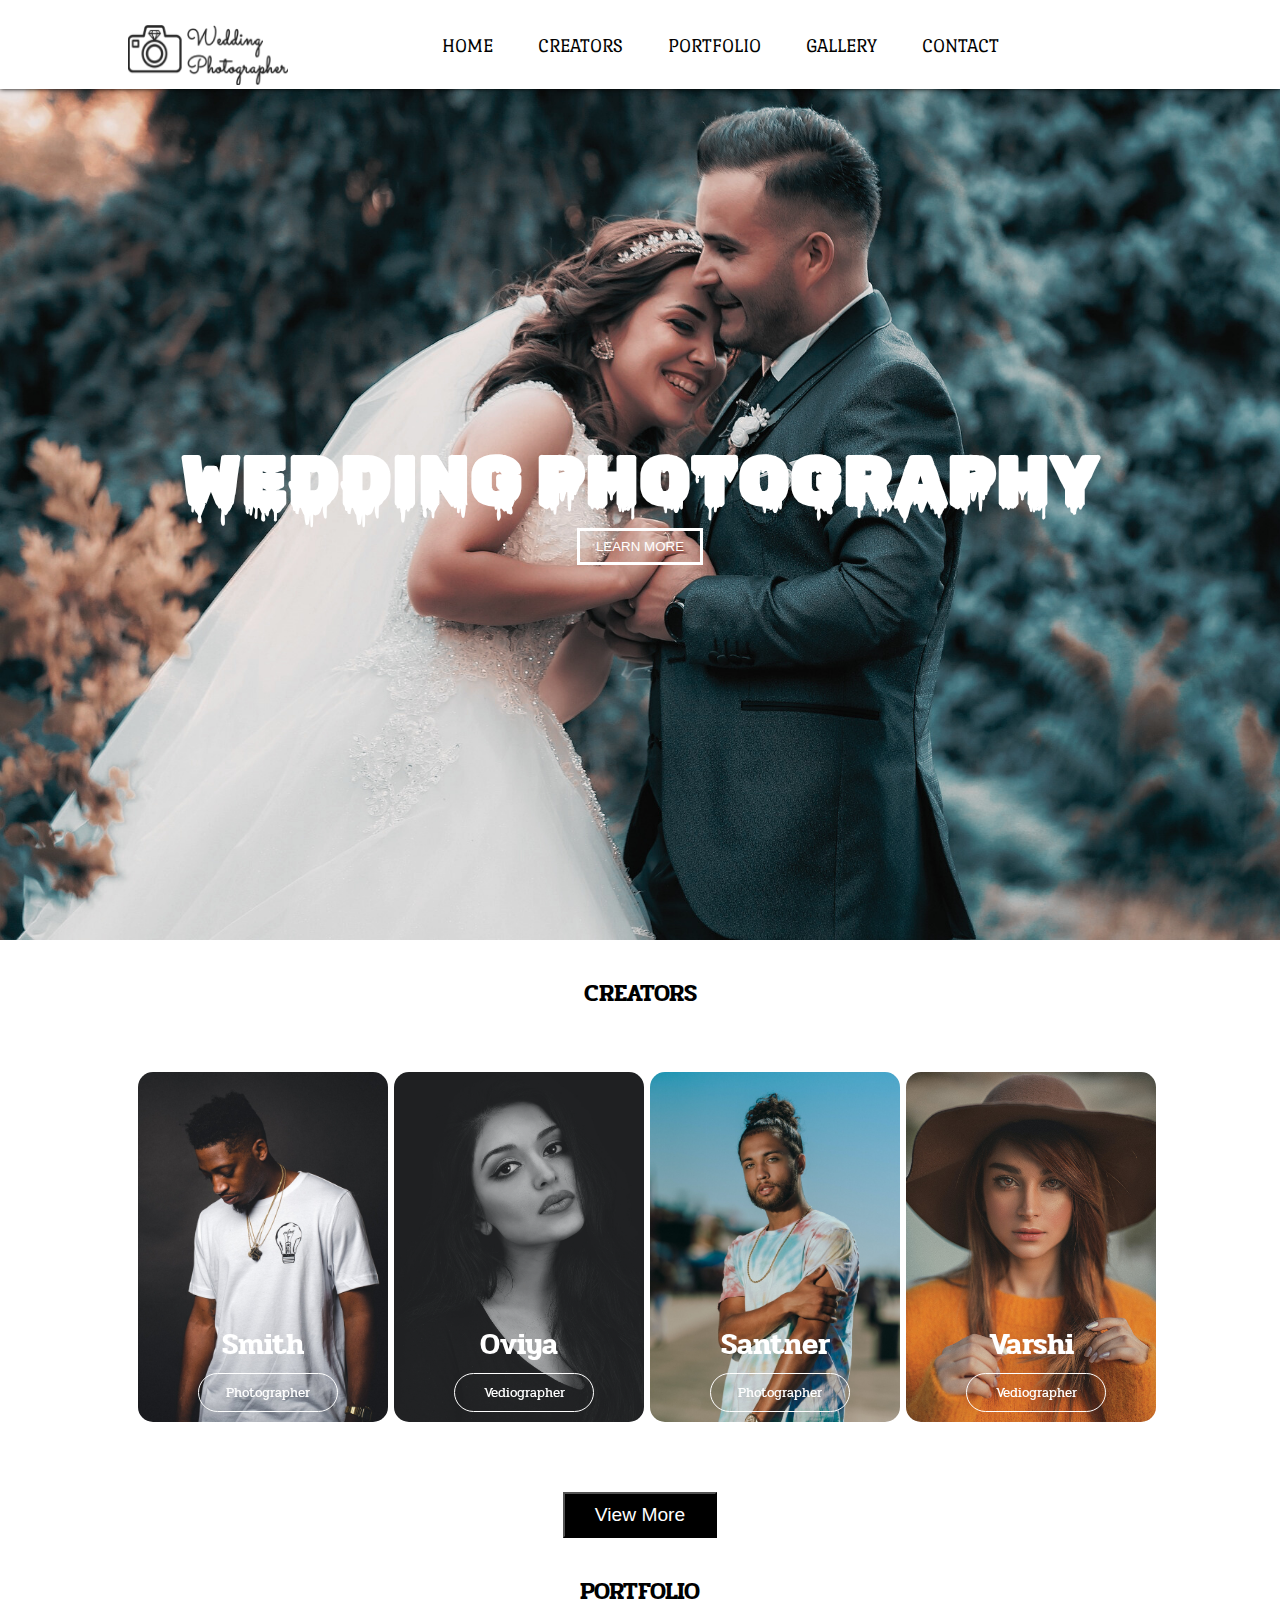
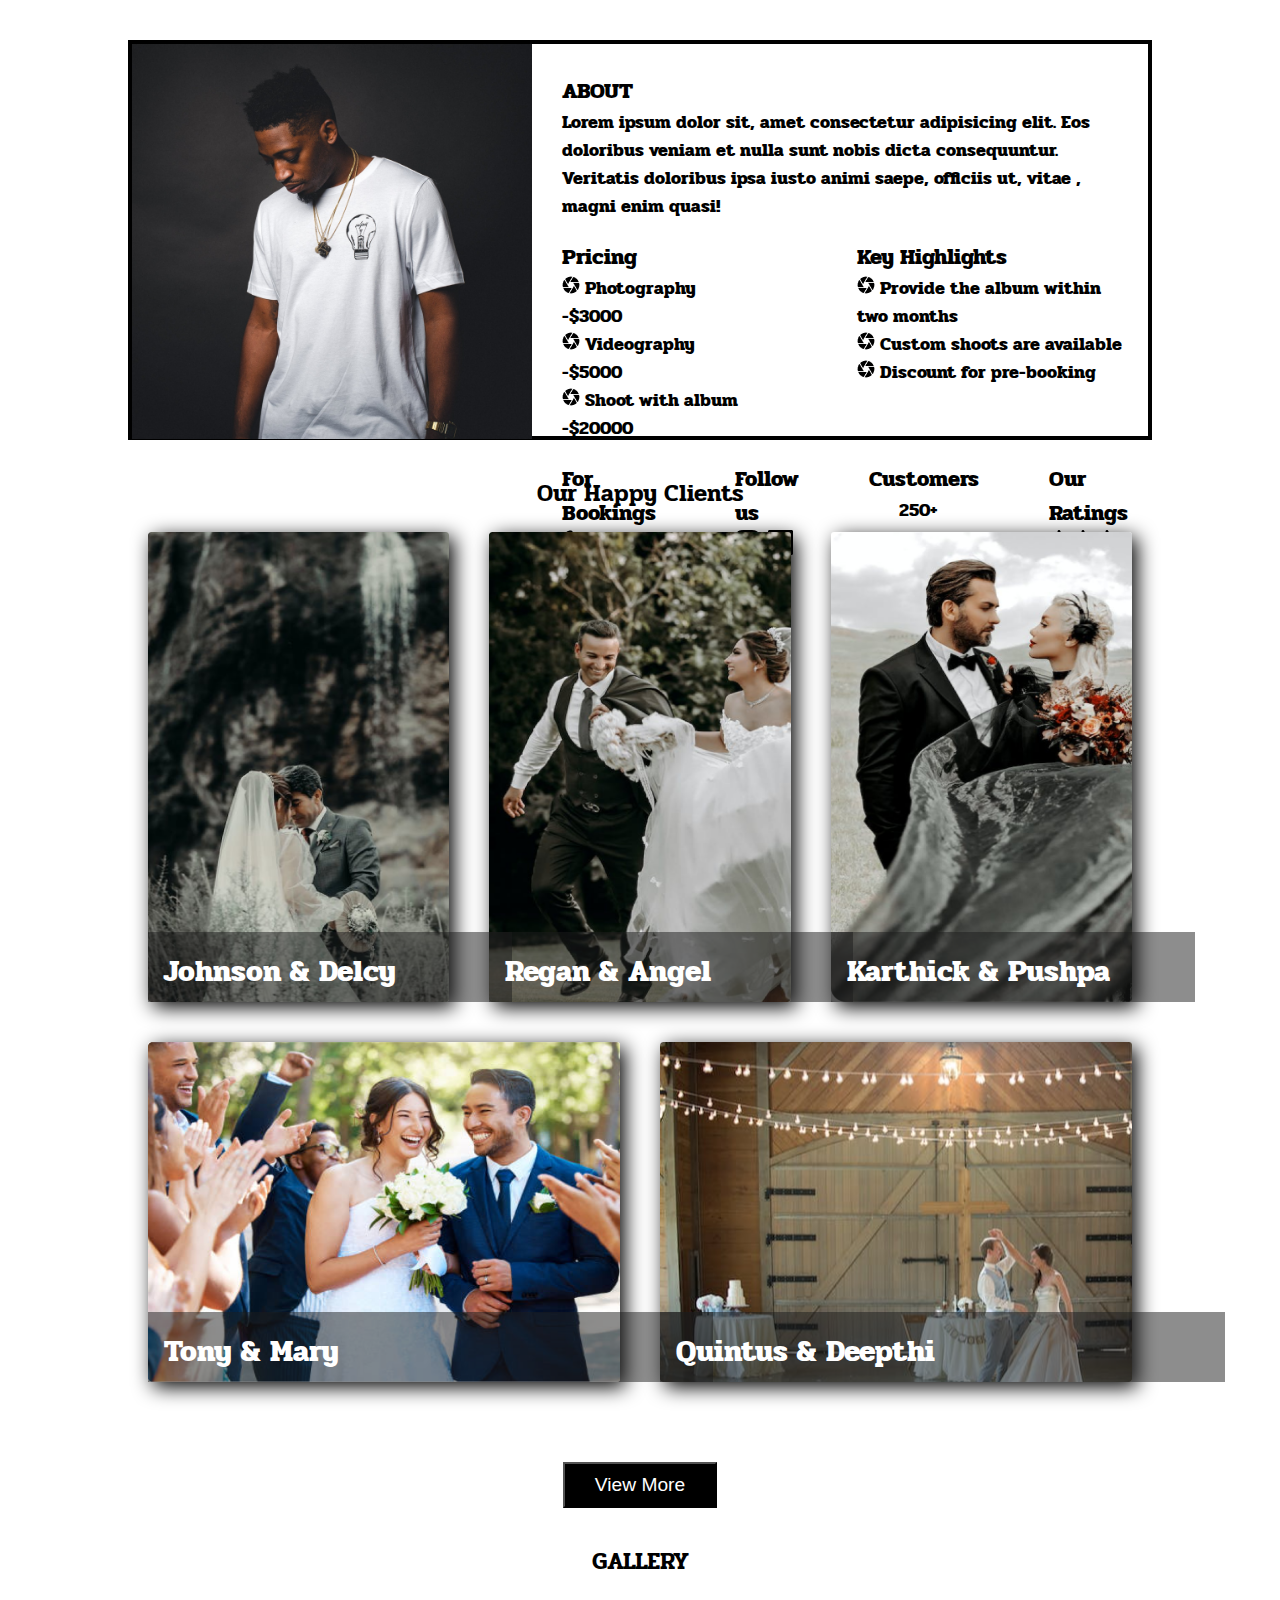
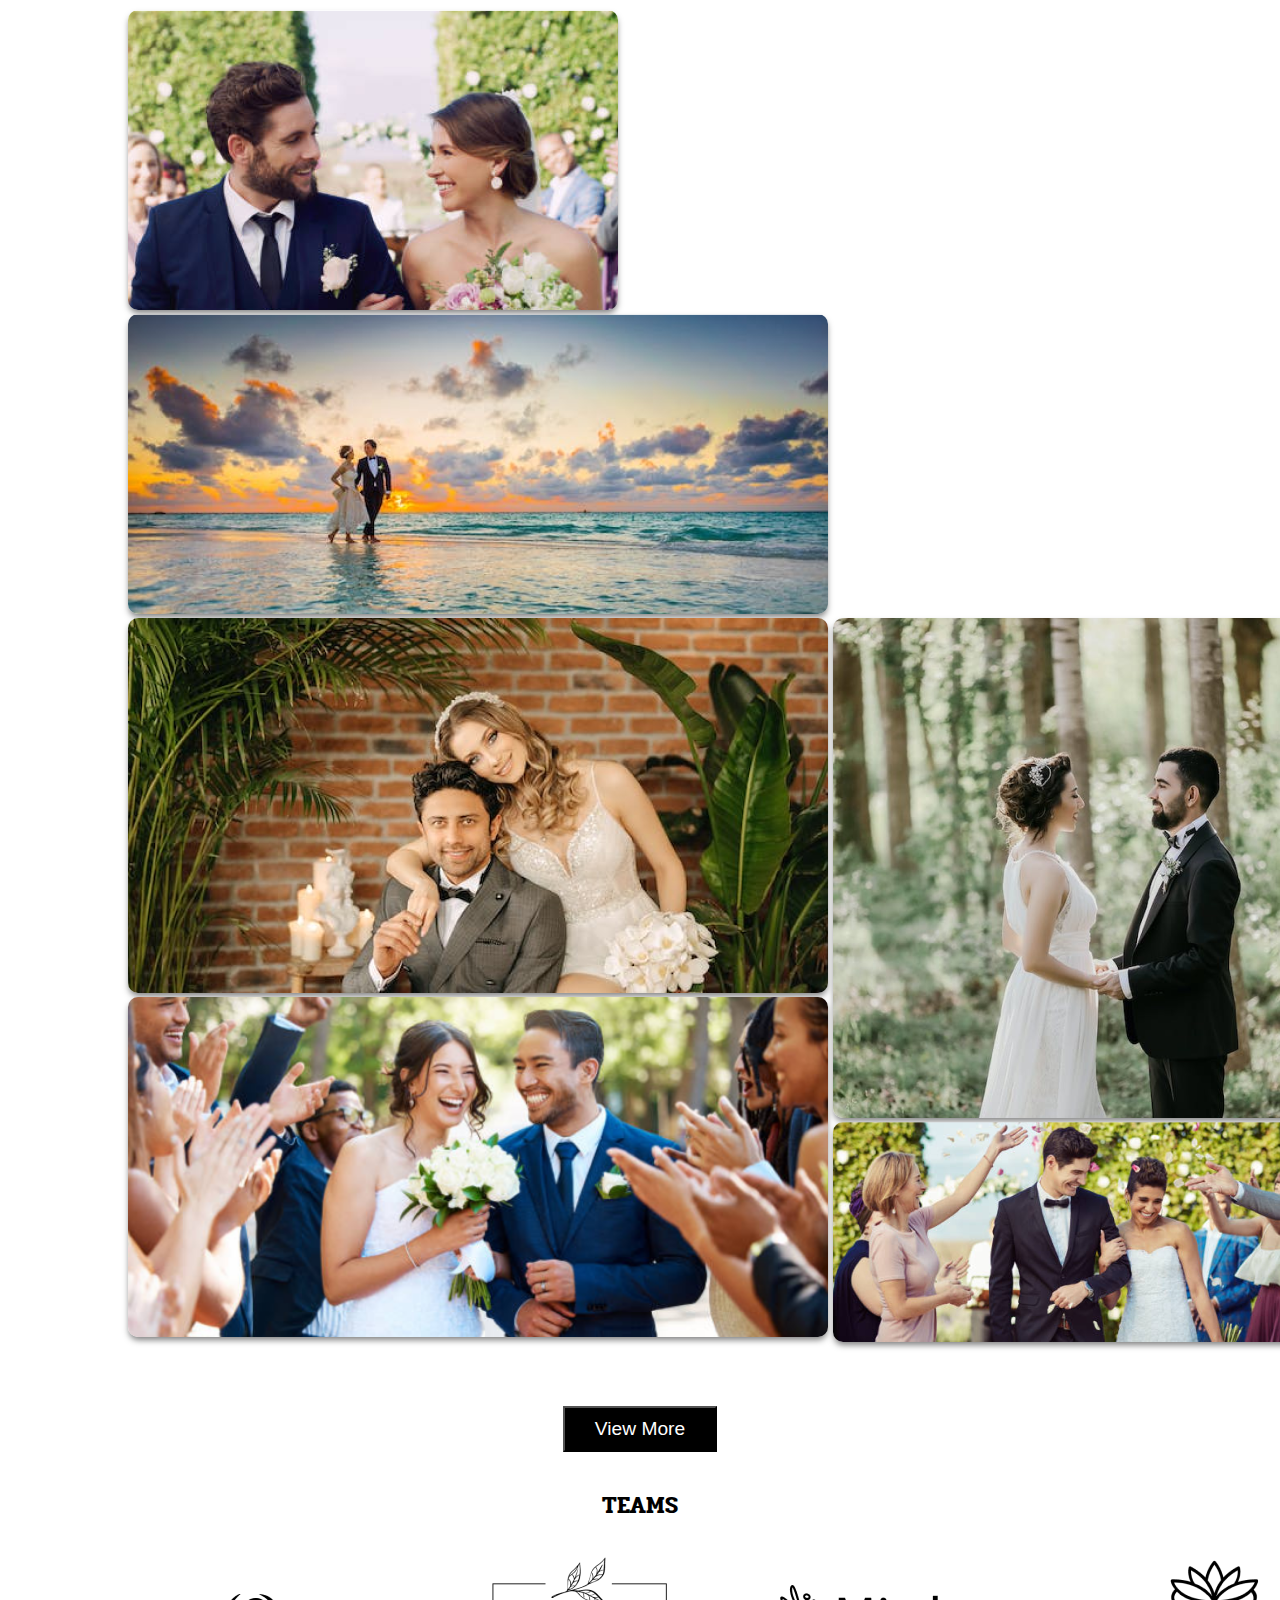
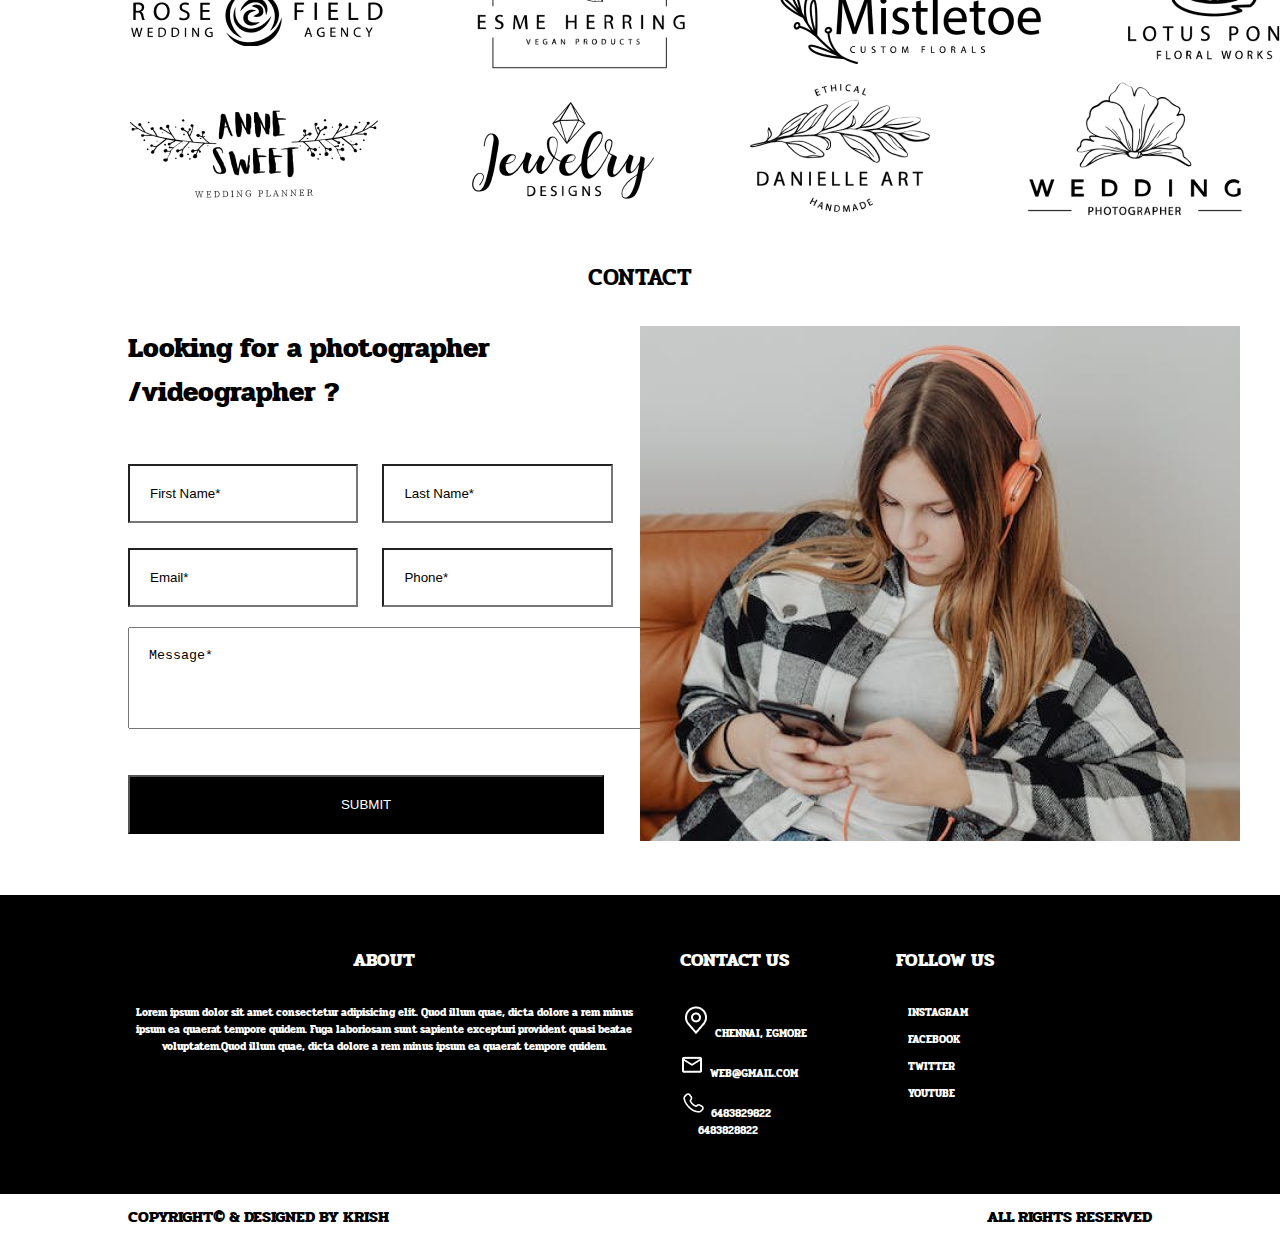
<file: index.html>
<!doctype html>
<html lang="en">
  
<head>
    <meta charset="utf-8">
    <meta name="viewport" content="width=device-width, initial-scale=1">
    <title>Wedding Photography</title>
    <meta name="description" content="we are Wedding Photographers ,we will help you to find out best Photographers for your Wedding">
    <link rel="icon" href="assets/logoIcon.png">
    <link href="https://cdn.jsdelivr.net/npm/bootstrap@5.3.2/dist/css/bootstrap.min.css" rel="stylesheet" integrity="sha384-T3c6CoIi6uLrA9TneNEoa7RxnatzjcDSCmG1MXxSR1GAsXEV/Dwwykc2MPK8M2HN" crossorigin="anonymous">
    <link rel="stylesheet" href="style.css">
</head>

<body>
    <script src="https://cdn.jsdelivr.net/npm/bootstrap@5.3.2/dist/js/bootstrap.bundle.min.js" integrity="sha384-C6RzsynM9kWDrMNeT87bh95OGNyZPhcTNXj1NW7RuBCsyN/o0jlpcV8Qyq46cDfL" crossorigin="anonymous"></script>

 <!--Herosection -->

  
<header>
  <div class="containerContent">            
         <div class="gridLayout">
          <div class="container">
            <div class="logo">
                     <img src="assets/logo2.png" alt="" width="160px" height="60px">
            </div>
            <div class="headerContent">
              <ul class="contentul">
                  <li><a href="#HOME">HOME</a></li>
                 <li><a href="#CREATORS">CREATORS</a></li>
                 <li><a href="#PORTFOLIO">PORTFOLIO</a></li>
                 <li><a href="#GALLERY">GALLERY</a></li>
                 <li><a href="#CONTACT">CONTACT</a></li>
              </ul>
            </div>
            <div>
            <img src="assets/hamburger.png" alt="" class="hamburger">
            <img src="assets/mdi_hamburger-open.png" alt="" class="hamburgerOpen">
            </div>
          </div>
          </div>
          </div>
      </header>  
      <section id="HOME">
          <div class="bg-image">

              <div class="gridLayout">
          <div class="projectContent">
          <div class="projectName" >
              <h1 > WEDDING PHOTOGRAPHY</h1>
              
          </div>
          <div class="landingPageButton">
              <a href="#CREATORS"><button value="submit" class="buttonOne">LEARN MORE</button></a>
          </div>
          </div>
         </div>
  </div>
</section>
        
<main>

<!--creators-->

     <section id="CREATORS">
               <h2>CREATORS</h2>
               <div class="gridLayout">
                  
                 <!--flip card-->        
        <div class="fourArchitectures">
           
            <div class="containerOne">
              <div class="cardOne">
                <div class="card-inner">
                <div class="frontOne">
                  <h4>Smith</h4>
                   <!-- <h5>ARCHITECTURE</h5>-->
                  <button>Photographer</button>
                </div>
                <div class="backOne">
                  <h5>Lorem ipsum dolor siter ametith consectetur elit adipisicing. Omnis, nam reprehenderit, eius solut maiores nobis   enumer repellendus delenitiwer </h5>
                  <div class="icons">
                    <a href=""><img src="assets/facebook.png" alt=""></a>
                  <a href=""><img src="assets/instagram.png" alt=""></a>
                  <a href=""><img src="assets/twitter.png" alt=""></a>
                </div>
                </div>
              </div>
              </div>
            </div>
    
    <!--card2-->
    
            <div class="containerTwo">
      <div class="cardTwo">
        <div class="card-inner">
        <div class="frontTwo">
          <h4>Oviya</h4>
          <!--<h5>ARCHITECTURE</h5> -->
          <button>Vediographer</button>
        </div>
        <div class="backTwo">
          <h5>Lorem ipsum dolor siter ametith consectetur elit adipisicing. Omnis, nam reprehenderit, eius solut maiores nobis   enumer repellendus delenitiwer </h5>
          <div class="icons">
             <a href=""><img src="assets/facebook.png" alt=""></a>
             <a href=""><img src="assets/instagram.png" alt=""></a>
             <a href=""><img src="assets/twitter.png" alt=""></a>
        </div>
        </div>
      </div>
      </div>
    </div>
    
    <!--card3-->
    
    <div class="containerThree">
      <div class="cardThree">
        <div class="card-inner">
        <div class="frontThree">
          <h4>Santner</h4>
          <!--<h5>ARCHITECTURE</h5>-->
          <button>Photographer</button>
        </div>
        <div class="backThree">
          <h5>Lorem ipsum dolor siter ametith consectetur elit adipisicing. Omnis, nam reprehenderit, eius solut maiores nobis   enumer repellendus delenitiwer </h5>
          <div class="icons">
          <a href=""><img src="assets/facebook.png" alt=""></a>
          <a href=""><img src="assets/instagram.png" alt=""></a>
          <a href=""><img src="assets/twitter.png" alt=""></a>
        </div>
        </div>
      </div>
      </div>
    </div>
    
    <!--card4-->
    
    <div class="containerFour">
      <div class="cardFour">
        <div class="card-inner">
        <div class="frontFour">
          <h4>Varshi</h4>
        <!--  <h5>ARCHITECTURE</h5>-->
          <button>Vediographer</button>
        </div>
        <div class="backFour">
          <h5>Lorem ipsum dolor siter ametith consectetur elit adipisicing. Omnis, nam reprehenderit, eius solut maiores nobis   enumer repellendus delenitiwer </h5>
          <div class="icons">
         <a href=""><img src="assets/facebook.png" alt=""></a>
         <a href=""><img src="assets/instagram.png" alt=""></a>
         <a href=""><img src="assets/twitter.png" alt=""></a>
        </div>
        </div>
      </div>
      </div>
    </div>
    </div>


          </div>
        </div>
         <a href="creators.html"><button class="learnMoreTwo" value="submit">View More</button></a> 
     </section>

<!--Portfolio--> 

<section id="PORTFOLIO">
  
  <h2 class="portfolio">PORTFOLIO</h2>
      <div class="gridLayout">
           <div class="portfolioOne">
                <div class="portfolioOneImage">
                   <img src="assets/smith.png" alt="smith" height="395px" width="400px">
                  
                </div>
                <div class="portfolioOneContent">
          
                    <h3>ABOUT</h3>
                    <h4>Lorem ipsum dolor sit, amet consectetur adipisicing elit. Eos doloribus veniam et nulla sunt nobis dicta consequuntur. Veritatis doloribus ipsa iusto animi saepe, officiis ut, vitae , magni enim quasi!</h4>
                    
                    <div class="pricing">
                    <div class="pricingInside">
                    <h3>Pricing</h3>

                    <h4><img src="assets/camera.png" alt="">&nbsp;Photography -$3000</h4>
                    <h4><img src="assets/camera.png" alt="">&nbsp;Videography -$5000  
                    </h4>
                    <h4><img src="assets/camera.png" alt="">&nbsp;Shoot with album -$20000</h4>
                  </div>

                  <div class="highlights">
                    <h3>Key Highlights</h3>

                    <h4><img src="assets/camera.png" alt="">&nbsp;Provide the album within two months</h4>
                    <h4><img src="assets/camera.png" alt="">&nbsp;Custom shoots are available</h4>
                    <h4><img src="assets/camera.png" alt="">&nbsp;Discount for pre-booking</h4>
                  </div>
                    </div>

                    <div class="bookings">
                     <div class="booking1">
                    <h3>For Bookings</h3>
                    <h4><img src="assets/phone.png" alt="">9865685327</h4>
                  </div>
                  <div class="follow">
                    <h3>Follow us</h3>
                   <a href="#"><img src="assets/ig.png" alt="">&nbsp;</a>
                   <a href=""><img src="assets/fb.png" alt="">&nbsp;</a> 
                    <a href=""><img src="assets/pf.png" alt="">&nbsp;</a>
                  </div>
                  <div class="customers">
                    <h3>Customers</h3>
                    <h4>&nbsp;&nbsp;&nbsp;&nbsp;&nbsp;&nbsp;250+ <br> Happy Clients</h4>
                  </div>
                  <div class="ratings">
                    <h3>Our Ratings</h3>
                    <img src="assets/star.png" alt="">
                    <img src="assets/star.png" alt="">
                    <img src="assets/star.png" alt="">
                    <img src="assets/star.png" alt="">
                    <img src="assets/halfStar.png" alt="">
                  </div>
                  </div>

                  </div>
                </div>
<!--clients one-->                 
                 <h2>Our Happy Clients</h2>

            <div class="review">
              <div class="reviewCard">
                  <img src="assets/happy1.png" alt="">
                  <div class="intro">
                      <h3>Johnson & Delcy</h3>
                      <p>In <span>Johnson</span> wedding Lorem ipsum dolor sit amet consectetur, adipisicing elit. Consequatur a optio alias, rem minus expedita exercitationem perferendis pariatur cum atque doloribus odit voluptate nihil, quaerat nisi in nam architecto ex.</p>
                  </div>
              </div>

              <div class="reviewCard">
                  <img src="assets/happy2.png" alt="">
                  <div class="intro">
                      <h3>Regan & Angel</h3>
                      <p>In <span>Regan</span> wedding Lorem ipsum dolor sit amet consectetur, adipisicing elit. Consequatur a optio alias, rem minus expedita exercitationem perferendis pariatur cum atque doloribus odit voluptate nihil, quaerat nisi in nam architecto ex.</p>
                  </div>
              </div>
              <div class="reviewCard">
                  <img src="assets/happy3.png" alt="">
                  <div class="intro">
                      <h3>Karthick & Pushpa</h3>
                      <p>In <span>Karthick</span> wedding Lorem ipsum dolor sit amet consectetur, adipisicing elit. Consequatur a optio alias, rem minus expedita exercitationem perferendis pariatur cum atque doloribus odit voluptate nihil, quaerat nisi in nam architecto ex.</p>
                  </div>

               </div>
           </div>
     

      <div class="review2">
          <div class="reviewCard2">
              <img src="assets/happy4.png" alt="">
                  <div class="intro2">
                      <h3>Tony & Mary</h3>
                      <p>In <span>Tony</span> wedding Lorem ipsum dolor sit amet consectetur, adipisicing elit. Consequatur a optio alias, rem minus expedita exercitationem perferendis pariatur cum atque doloribus odit voluptate nihil, quaerat nisi in nam architecto ex.</p>
                  </div>
          </div>

          <div class="reviewCard2">
              <img src="assets/happy5.png" alt="">
                  <div class="intro2">
                      <h3>Quintus & Deepthi</h3>
                      <p>In <span>Tony</span> wedding Lorem ipsum dolor sit amet consectetur, adipisicing elit. Consequatur a optio alias, rem minus expedita exercitationem perferendis pariatur cum atque doloribus odit voluptate nihil, quaerat nisi in nam architecto ex.</p>
                  </div>
          </div>
      </div>
  </div>
          <a href="portfolio.html"><button class="learnMoreThree" value="submit">View More</button></a> 
     </section>


<!--Gallery-->

<section id="GALLERY">
<h2>GALLERY</h2>
<div class="gridLayout">
  <div class="wrapper">
  <div class="parent">

    <div class="child bg-One">

    </div>
  </div>
  <div class="parent">
    <div class="child bg-Two">

    </div>
  </div>
  <div class="mainParent">
  <div class="parentTwo">
  <div class="parent">
    <div class="child bg-Three">

    </div>
  </div>
  <div class="parent">
    <div class="child bg-Five">

    </div>
  </div>
</div>
<div class="parentThree">
  <div class="parent">
    <div class="child bg-Four">

    </div>
  </div>
 
  <div class="parent">
    <div class="child bg-Six">

    </div>
  </div>
</div>
</div>
  </div>

</div>
<a href="gallery.html"><button class="learnMoreFour" value="submit">View More</button></a> 
</section>
    
<section id="TEAMS">
     <h2>TEAMS</h2>
  <div class="gridLayout">
    <div class="ourTeamsOne">
          <div class="team1">
           <img src="assets/team1.png" alt="" >
          </div>
          <div class="team2">
           <img src="assets/team2.png" alt="" >
          </div>
          <div class="team3">
          <img src="assets/team3.png" alt="">
          </div>
          <div class="team4">
          <img src="assets/team4.png" alt="">
          </div>
        </div>
        <div class="ourTeamsTwo">
          <div class="team5">
          <img src="assets/team5.png" alt="">
          </div>
          <div class="team6">
           <img src="assets/team6.png" alt="">
          </div>
          <div class="team7">
          <img src="assets/team7.png" alt="">
          </div>
          <div class="team8">
          <img src="assets/team8.png" alt="">
          </div>
        </div>
    
  </div>
</section>

<!--Contact-->
<section id="CONTACT">
  <h2>CONTACT</h2>
  <div class="gridLayout">
    <div class="contactUs">
    <div class="contactContent">
          <h3>Looking for a photographer /videographer ?</h3>
          <div class="contactName">
             <input type="text" placeholder="First Name*" required class="contactName1">
             <input type="text" placeholder="Last Name*" required class="contactName2">
          </div>
          <div class="contactNumber">
              <input type="email" placeholder="Email*" required class="contactNumber1">
              <input type="number" placeholder="Phone*" required class="contactNumber2">
          </div>
          <div class="contactMessage">
                <textarea name="Message" class="contactMessage2" cols="70" rows="4" placeholder="Message*" required>Message*</textarea>
          </div>
          <div class="submit">
            <button class="learnMoreFive" value="submit">SUBMIT</button> 
          </div>
    </div>
    <div class="contactImage">
       <img src="assets/contact.png" alt="" >
    </div>
  </div>
  </div>
</section>

</main>
<footer>
 <div class="bg-color">
        <div class="gridLayout">
          <div class="footerSection">
          <div class="about">
                <h3>ABOUT</h3>
                <h6>Lorem ipsum dolor sit amet consectetur adipisicing elit. Quod illum quae, dicta dolore a rem minus ipsum ea quaerat tempore quidem. Fuga laboriosam sunt sapiente excepturi provident quasi beatae voluptatem.Quod illum quae, dicta dolore a rem minus ipsum ea quaerat tempore quidem.</h6>
          </div>
          <div class="contact">
                 <h3>CONTACT US</h3>
                <h6 class="contactInside"><img src="assets/location.png" alt="">&nbsp;CHENNAI, EGMORE</h6>
                 <h6><img src="assets/mail.png" alt="">&nbsp;&nbsp;WEB@GMAIL.COM</h6>
                 <h6><img src="assets/phone2.png" alt="">&nbsp;&nbsp;6483829822 <br>&nbsp;&nbsp;&nbsp;&nbsp;&nbsp;&nbsp;6483828822</h6>
          </div>
          <div class="followus">
                 <h3>FOLLOW US</h3>
                 <h6 class="followusInside">&nbsp;&nbsp;&nbsp;&nbsp;INSTAGRAM</h6>
                 <h6>&nbsp;&nbsp;&nbsp;&nbsp;FACEBOOK</h6>
                 <h6>&nbsp;&nbsp;&nbsp;&nbsp;TWITTER</h6>
                 <h6>&nbsp;&nbsp;&nbsp;&nbsp;YOUTUBE</h6>
          </div>
        </div>
      </div>
 </div>
 <div class="gridLayout">
  <div class="foot">
    <h4 class="footOne">COPYRIGHT&copy;   & DESIGNED BY KRISH</h4>
    <h4 class="footTwo">ALL RIGHTS RESERVED</h4>
  </div>
</div>
</footer>
<script>
  let image=document.querySelector(".hamburger");
  let ultag=document.querySelector(".contentul");
  let Openimage=document.querySelector(".hamburgerOpen");
  let containerContent=document.querySelector(".containerContent")
  image.addEventListener("click",()=>{
    ultag.style.display="block";
    Openimage.style.display="block";
    image.style.display="none";
  })
  Openimage.addEventListener("click",()=>{
    ultag.style.display="none";
    Openimage.style.display="none";
    image.style.display="block";
  })
</script> 
</body>  
</html>
</file>
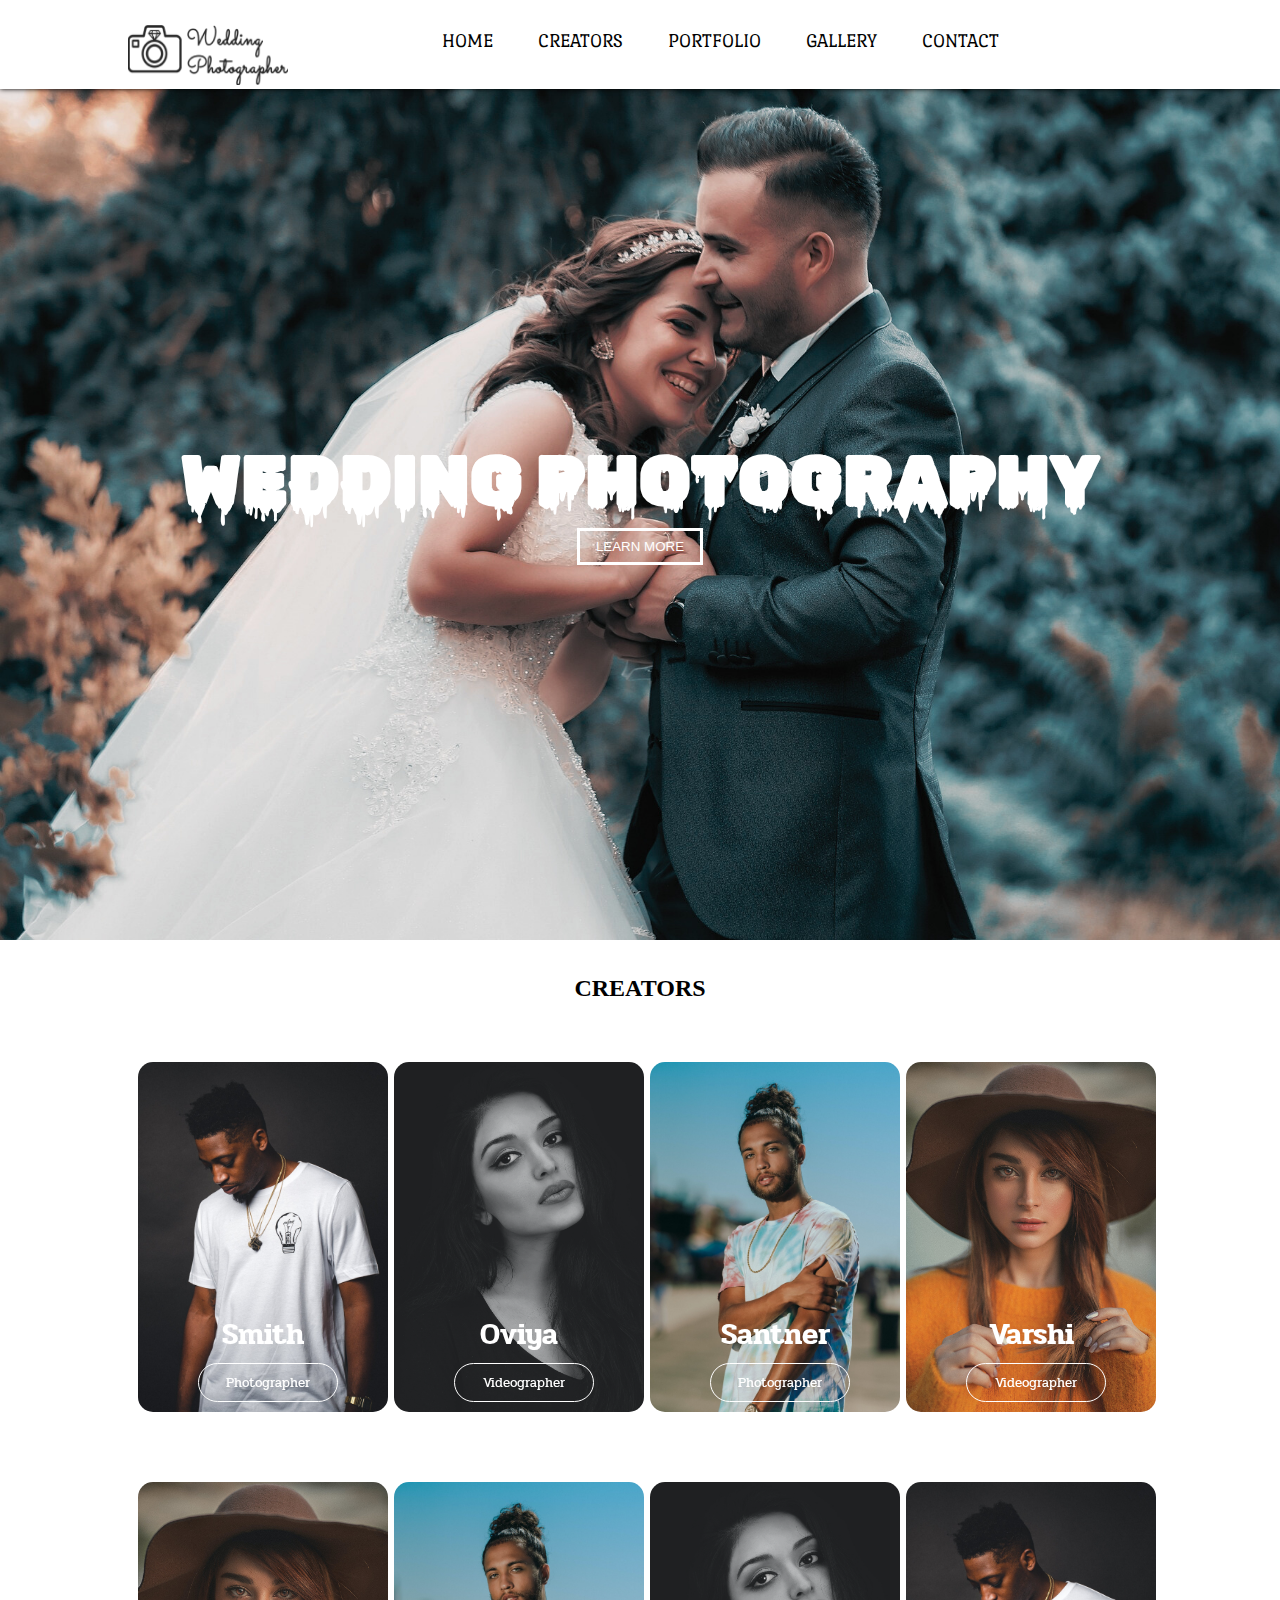
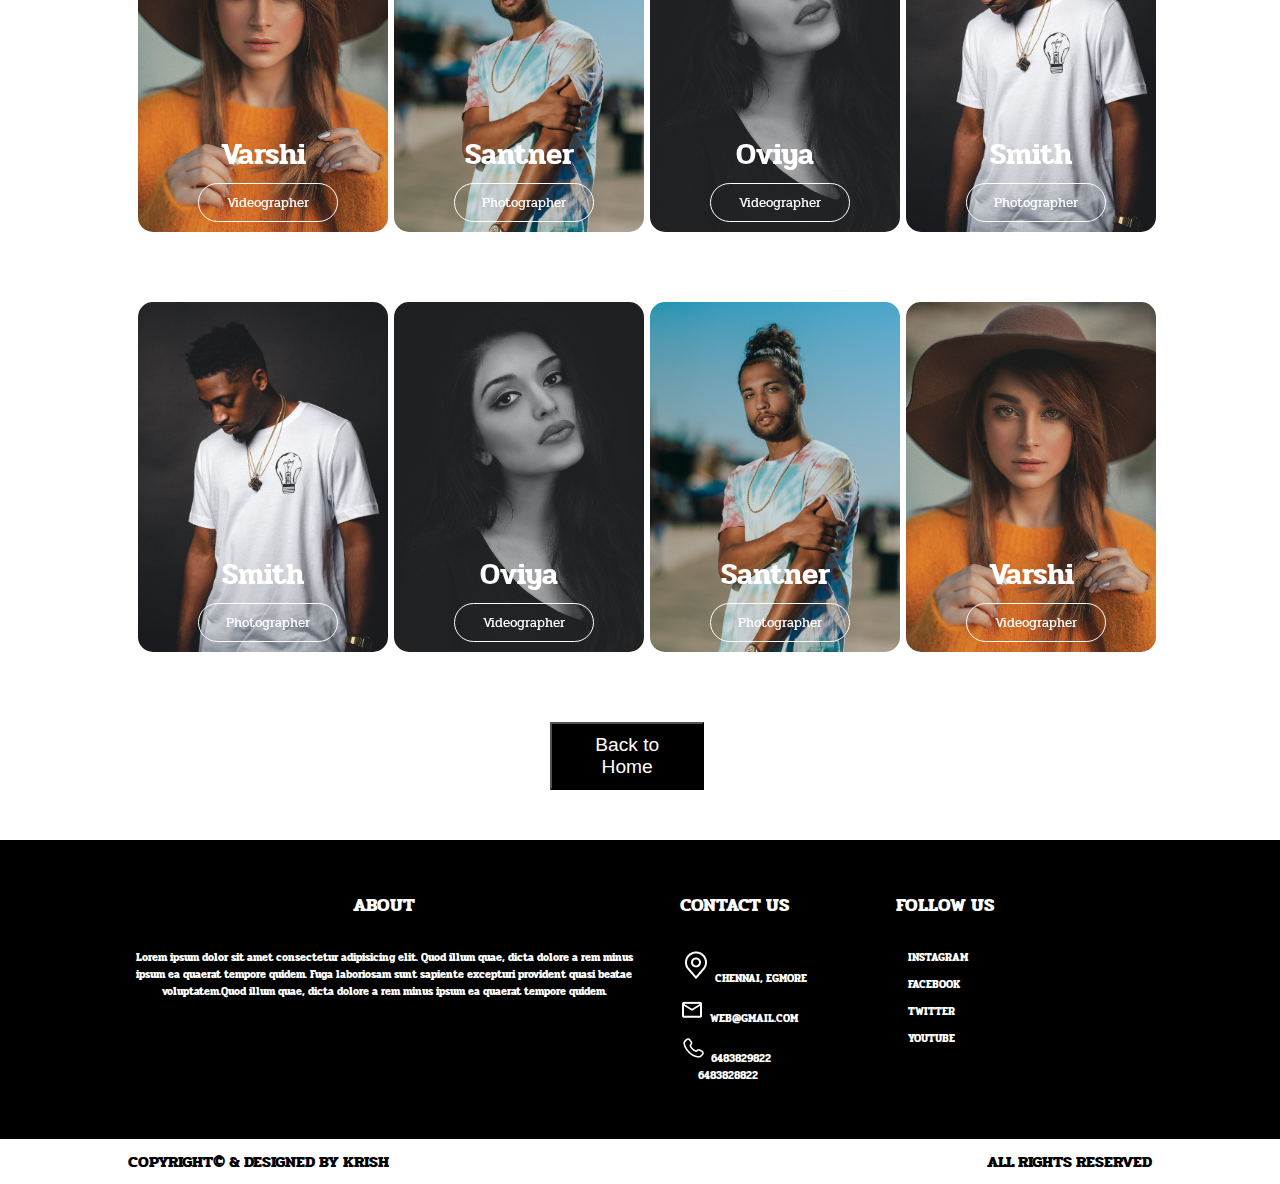
<file: creators.html>
<!doctype html>
<html lang="en">
  
<head>
    <meta charset="utf-8">
    <meta name="viewport" content="width=device-width, initial-scale=1">
    <title>Wedding Photography</title>
    <meta name="description" content="we are Wedding Photographers ,we will help you to find out best Photographers for your Wedding">
    <link rel="icon" href="assets/logoIcon.png">
    <link href="https://cdn.jsdelivr.net/npm/bootstrap@5.3.2/dist/css/bootstrap.min.css" rel="stylesheet" integrity="sha384-T3c6CoIi6uLrA9TneNEoa7RxnatzjcDSCmG1MXxSR1GAsXEV/Dwwykc2MPK8M2HN" crossorigin="anonymous">
    <link rel="stylesheet" href="creators.css">
</head>

<body>
    <script src="https://cdn.jsdelivr.net/npm/bootstrap@5.3.2/dist/js/bootstrap.bundle.min.js" integrity="sha384-C6RzsynM9kWDrMNeT87bh95OGNyZPhcTNXj1NW7RuBCsyN/o0jlpcV8Qyq46cDfL" crossorigin="anonymous"></script>

 <!--Herosection -->
  
<header>
    <div class="containerContent">            
           <div class="gridLayout">
            <div class="container">
              <div class="logo">
                       <img src="assets/logo2.png" alt="" width="160px" height="60px">
              </div>
              <div class="headerContent">
                <ul class="contentul">
                    <li><a href="#HOME">HOME</a></li>
                   <li><a href="#CREATORS">CREATORS</a></li>
                   <li><a href="#PORTFOLIO">PORTFOLIO</a></li>
                   <li><a href="#GALLERY">GALLERY</a></li>
                   <li><a href="#CONTACT">CONTACT</a></li>
                </ul>
              </div>
              <div>
                <img src="assets/hamburger.png" alt="" class="hamburger">
                <img src="assets/mdi_hamburger-open.png" alt="" class="hamburgerOpen">
                </div>
            </div>
            </div>
            </div>
        </header>  
        <section id="HOME">
            <div class="bg-image">

                <div class="gridLayout">
            <div class="projectContent">
            <div class="projectName" >
                <h1 > WEDDING PHOTOGRAPHY</h1>
                
            </div>
            <div class="landingPageButton">
                <a href="#CREATORS"><button value="submit" class="buttonOne">LEARN MORE</button></a>
            </div>
            </div>
           </div>
    </div>
</section>
          
  


<main>
<!--Creators-->


<!--creators-->

<section id="CREATORS" class="banner">
    
    <h2>CREATORS</h2>
    <div class="gridLayout">
       
      <!--flip card-->        
<div class="fourArchitectures">

 <div class="containerOne">
   <div class="cardOne">
     <div class="card-inner">
     <div class="frontOne">
       <h4>Smith</h4>
        <!-- <h5>ARCHITECTURE</h5>-->
       <button>Photographer</button>
     </div>
     <div class="backOne">
       <h5>Lorem ipsum dolor siter ametith consectetur elit adipisicing. Omnis, nam reprehenderit, eius solut maiores nobis   enumer repellendus delenitiwer </h5>
       <div class="icons">
         <a href=""><img src="assets/facebook.png" alt=""></a>
       <a href=""><img src="assets/instagram.png" alt=""></a>
       <a href=""><img src="assets/twitter.png" alt=""></a>
     </div>
     </div>
   </div>
   </div>
 </div>

<!--card2-->

 <div class="containerTwo">
<div class="cardTwo">
<div class="card-inner">
<div class="frontTwo">
<h4>Oviya</h4>
<!--<h5>ARCHITECTURE</h5> -->
<button>Videographer</button>
</div>
<div class="backTwo">
<h5>Lorem ipsum dolor siter ametith consectetur elit adipisicing. Omnis, nam reprehenderit, eius solut maiores nobis   enumer repellendus delenitiwer</h5>
<div class="icons">
  <a href=""><img src="assets/facebook.png" alt=""></a>
  <a href=""><img src="assets/instagram.png" alt=""></a>
  <a href=""><img src="assets/twitter.png" alt=""></a>
</div>
</div>
</div>
</div>
</div>

<!--card3-->

<div class="containerThree">
<div class="cardThree">
<div class="card-inner">
<div class="frontThree">
<h4>Santner</h4>
<!--<h5>ARCHITECTURE</h5>-->
<button>Photographer</button>
</div>
<div class="backThree">
<h5>Lorem ipsum dolor siter ametith consectetur elit adipisicing. Omnis, nam reprehenderit, eius solut maiores nobis   enumer repellendus delenitiwer</h5>
<div class="icons">
<a href=""><img src="assets/facebook.png" alt=""></a>
<a href=""><img src="assets/instagram.png" alt=""></a>
<a href=""><img src="assets/twitter.png" alt=""></a>
</div>
</div>
</div>
</div>
</div>

<!--card4-->

<div class="containerFour">
<div class="cardFour">
<div class="card-inner">
<div class="frontFour">
<h4>Varshi</h4>
<!--  <h5>ARCHITECTURE</h5>-->
<button>Videographer</button>
</div>
<div class="backFour">
<h5>Lorem ipsum dolor siter ametith consectetur elit adipisicing. Omnis, nam reprehenderit, eius solut maiores nobis   enumer repellendus delenitiwer </h5>
<div class="icons">
<a href=""><img src="assets/facebook.png" alt=""></a>
<a href=""><img src="assets/instagram.png" alt=""></a>
<a href=""><img src="assets/twitter.png" alt=""></a>
</div>
</div>
</div>
</div>
</div>
</div>
</div>
</div>

<!------------------------------------------------------------------->

<div class="gridLayout">
       
    <!--flip card-->        
<div class="fourArchitectures">


<!--card4-->

<div class="containerFour">
  <div class="cardFour">
  <div class="card-inner">
  <div class="frontFour">
  <h4>Varshi</h4>
  <!--  <h5>ARCHITECTURE</h5>-->
  <button>Videographer</button>
  </div>
  <div class="backFour">
  <h5>Lorem ipsum dolor siter ametith consectetur elit adipisicing. Omnis, nam reprehenderit, eius solut maiores nobis   enumer repellendus delenitiwer </h5>
  <div class="icons">
  <a href=""><img src="assets/facebook.png" alt=""></a>
  <a href=""><img src="assets/instagram.png" alt=""></a>
  <a href=""><img src="assets/twitter.png" alt=""></a>
  </div>
  </div>
  </div>
  </div>
  </div>
  


<!--card3-->

<div class="containerThree">
<div class="cardThree">
<div class="card-inner">
<div class="frontThree">
<h4>Santner</h4>
<!--<h5>ARCHITECTURE</h5>-->
<button>Photographer</button>
</div>
<div class="backThree">
<h5>Lorem ipsum dolor siter ametith consectetur elit adipisicing. Omnis, nam reprehenderit, eius solut maiores nobis   enumer repellendus delenitiwer</h5>
<div class="icons">
<a href=""><img src="assets/facebook.png" alt=""></a>
<a href=""><img src="assets/instagram.png" alt=""></a>
<a href=""><img src="assets/twitter.png" alt=""></a>
</div>
</div>
</div>
</div>
</div>

<!--card2-->

<div class="containerTwo">
  <div class="cardTwo">
  <div class="card-inner">
  <div class="frontTwo">
  <h4>Oviya</h4>
  <!--<h5>ARCHITECTURE</h5> -->
  <button>Videographer</button>
  </div>
  <div class="backTwo">
  <h5>Lorem ipsum dolor siter ametith consectetur elit adipisicing. Omnis, nam reprehenderit, eius solut maiores nobis   enumer repellendus delenitiwer </h5>
  <div class="icons">
  <a href=""><img src="assets/facebook.png" alt=""></a>
  <a href=""><img src="assets/instagram.png" alt=""></a>
  <a href=""><img src="assets/twitter.png" alt=""></a>
  </div>
  </div>
  </div>
  </div>
  </div>
  
<!--one-->
<div class="containerOne">
  <div class="cardOne">
    <div class="card-inner">
    <div class="frontOne">
      <h4>Smith</h4>
       <!-- <h5>ARCHITECTURE</h5>-->
      <button>Photographer</button>
    </div>
    <div class="backOne">
      <h5>Lorem ipsum dolor siter ametith consectetur elit adipisicing. Omnis, nam reprehenderit, eius solut maiores nobis   enumer repellendus delenitiwer </h5>
      <div class="icons">
        <a href=""><img src="assets/facebook.png" alt=""></a>
      <a href=""><img src="assets/instagram.png" alt=""></a>
      <a href=""><img src="assets/twitter.png" alt=""></a>
    </div>
    </div>
  </div>
  </div>
 </div>


</div>
</div>
</div>

<!------------------------------------------------------------------------>

<div class="gridLayout">
       
    <!--flip card-->        
<div class="fourArchitectures">

<div class="containerOne">
 <div class="cardOne">
   <div class="card-inner">
   <div class="frontOne">
     <h4>Smith</h4>
      <!-- <h5>ARCHITECTURE</h5>-->
     <button>Photographer</button>
   </div>
   <div class="backOne">
     <h5>Lorem ipsum dolor siter ametith consectetur elit adipisicing. Omnis, nam reprehenderit, eius solut maiores nobis   enumer repellendus delenitiwer </h5>
     <div class="icons">
       <a href=""><img src="assets/facebook.png" alt=""></a>
     <a href=""><img src="assets/instagram.png" alt=""></a>
     <a href=""><img src="assets/twitter.png" alt=""></a>
   </div>
   </div>
 </div>
 </div>
</div>

<!--card2-->

<div class="containerTwo">
<div class="cardTwo">
<div class="card-inner">
<div class="frontTwo">
<h4>Oviya</h4>
<!--<h5>ARCHITECTURE</h5> -->
<button>Videographer</button>
</div>
<div class="backTwo">
<h5>Lorem ipsum dolor siter ametith consectetur elit adipisicing. Omnis, nam reprehenderit, eius solut maiores nobis   enumer repellendus delenitiwer</h5>
<div class="icons">
<a href=""><img src="assets/facebook.png" alt=""></a>
<a href=""><img src="assets/instagram.png" alt=""></a>
<a href=""><img src="assets/twitter.png" alt=""></a>
</div>
</div>
</div>
</div>
</div>

<!--card3-->

<div class="containerThree">
<div class="cardThree">
<div class="card-inner">
<div class="frontThree">
<h4>Santner</h4>
<!--<h5>ARCHITECTURE</h5>-->
<button>Photographer</button>
</div>
<div class="backThree">
<h5>Lorem ipsum dolor siter ametith consectetur elit adipisicing. Omnis, nam reprehenderit, eius solut maiores nobis   enumer repellendus delenitiwer</h5>
<div class="icons">
<a href=""><img src="assets/facebook.png" alt=""></a>
<a href=""><img src="assets/instagram.png" alt=""></a>
<a href=""><img src="assets/twitter.png" alt=""></a>
</div>
</div>
</div>
</div>
</div>

<!--card4-->

<div class="containerFour">
<div class="cardFour">
<div class="card-inner">
<div class="frontFour">
<h4>Varshi</h4>
<!--  <h5>ARCHITECTURE</h5>-->
<button>Videographer</button>
</div>
<div class="backFour">
<h5>Lorem ipsum dolor siter ametith consectetur elit adipisicing. Omnis, nam reprehenderit, eius solut maiores nobis   enumer repellendus delenitiwer</h5>
<div class="icons">
<a href=""><img src="assets/facebook.png" alt=""></a>
<a href=""><img src="assets/instagram.png" alt=""></a>
<a href=""><img src="assets/twitter.png" alt=""></a>
</div>
</div>
</div>
</div>
</div>
</div>
</div>
</div>

<a href="index.html"><button class="learnMoreTwo" value="submit">Back to Home</button></a> 
</section>


</main>
<footer>
  <div class="bg-color">
         <div class="gridLayout">
           <div class="footerSection">
           <div class="about">
                 <h3>ABOUT</h3>
                 <h6>Lorem ipsum dolor sit amet consectetur adipisicing elit. Quod illum quae, dicta dolore a rem minus ipsum ea quaerat tempore quidem. Fuga laboriosam sunt sapiente excepturi provident quasi beatae voluptatem.Quod illum quae, dicta dolore a rem minus ipsum ea quaerat tempore quidem.</h6>
           </div>
           <div class="contact">
                  <h3>CONTACT US</h3>
                 <h6 class="contactInside"><img src="assets/location.png" alt="">&nbsp;CHENNAI, EGMORE</h6>
                  <h6><img src="assets/mail.png" alt="">&nbsp;&nbsp;WEB@GMAIL.COM</h6>
                  <h6><img src="assets/phone2.png" alt="">&nbsp;&nbsp;6483829822 <br>&nbsp;&nbsp;&nbsp;&nbsp;&nbsp;&nbsp;6483828822</h6>
           </div>
           <div class="followus">
                  <h3>FOLLOW US</h3>
                  <h6 class="followusInside">&nbsp;&nbsp;&nbsp;&nbsp;INSTAGRAM</h6>
                  <h6>&nbsp;&nbsp;&nbsp;&nbsp;FACEBOOK</h6>
                  <h6>&nbsp;&nbsp;&nbsp;&nbsp;TWITTER</h6>
                  <h6>&nbsp;&nbsp;&nbsp;&nbsp;YOUTUBE</h6>
           </div>
         </div>
       </div>
  </div>
  <div class="gridLayout">
   <div class="foot">
     <h4 class="footOne">COPYRIGHT&copy;    & DESIGNED BY KRISH</h4>
     <h4 class="footTwo">ALL RIGHTS RESERVED</h4>
   </div>
 </div>
 </footer>
<script>
  let image=document.querySelector(".hamburger");
  let ultag=document.querySelector(".contentul");
  let Openimage=document.querySelector(".hamburgerOpen");
  let containerContent=document.querySelector(".containerContent")
  image.addEventListener("click",()=>{
    ultag.style.display="block";
    Openimage.style.display="block";
    image.style.display="none";
  })
  Openimage.addEventListener("click",()=>{
    ultag.style.display="none";
    Openimage.style.display="none";
    image.style.display="block";
  })
</script> 
</body>

</html>
</file>
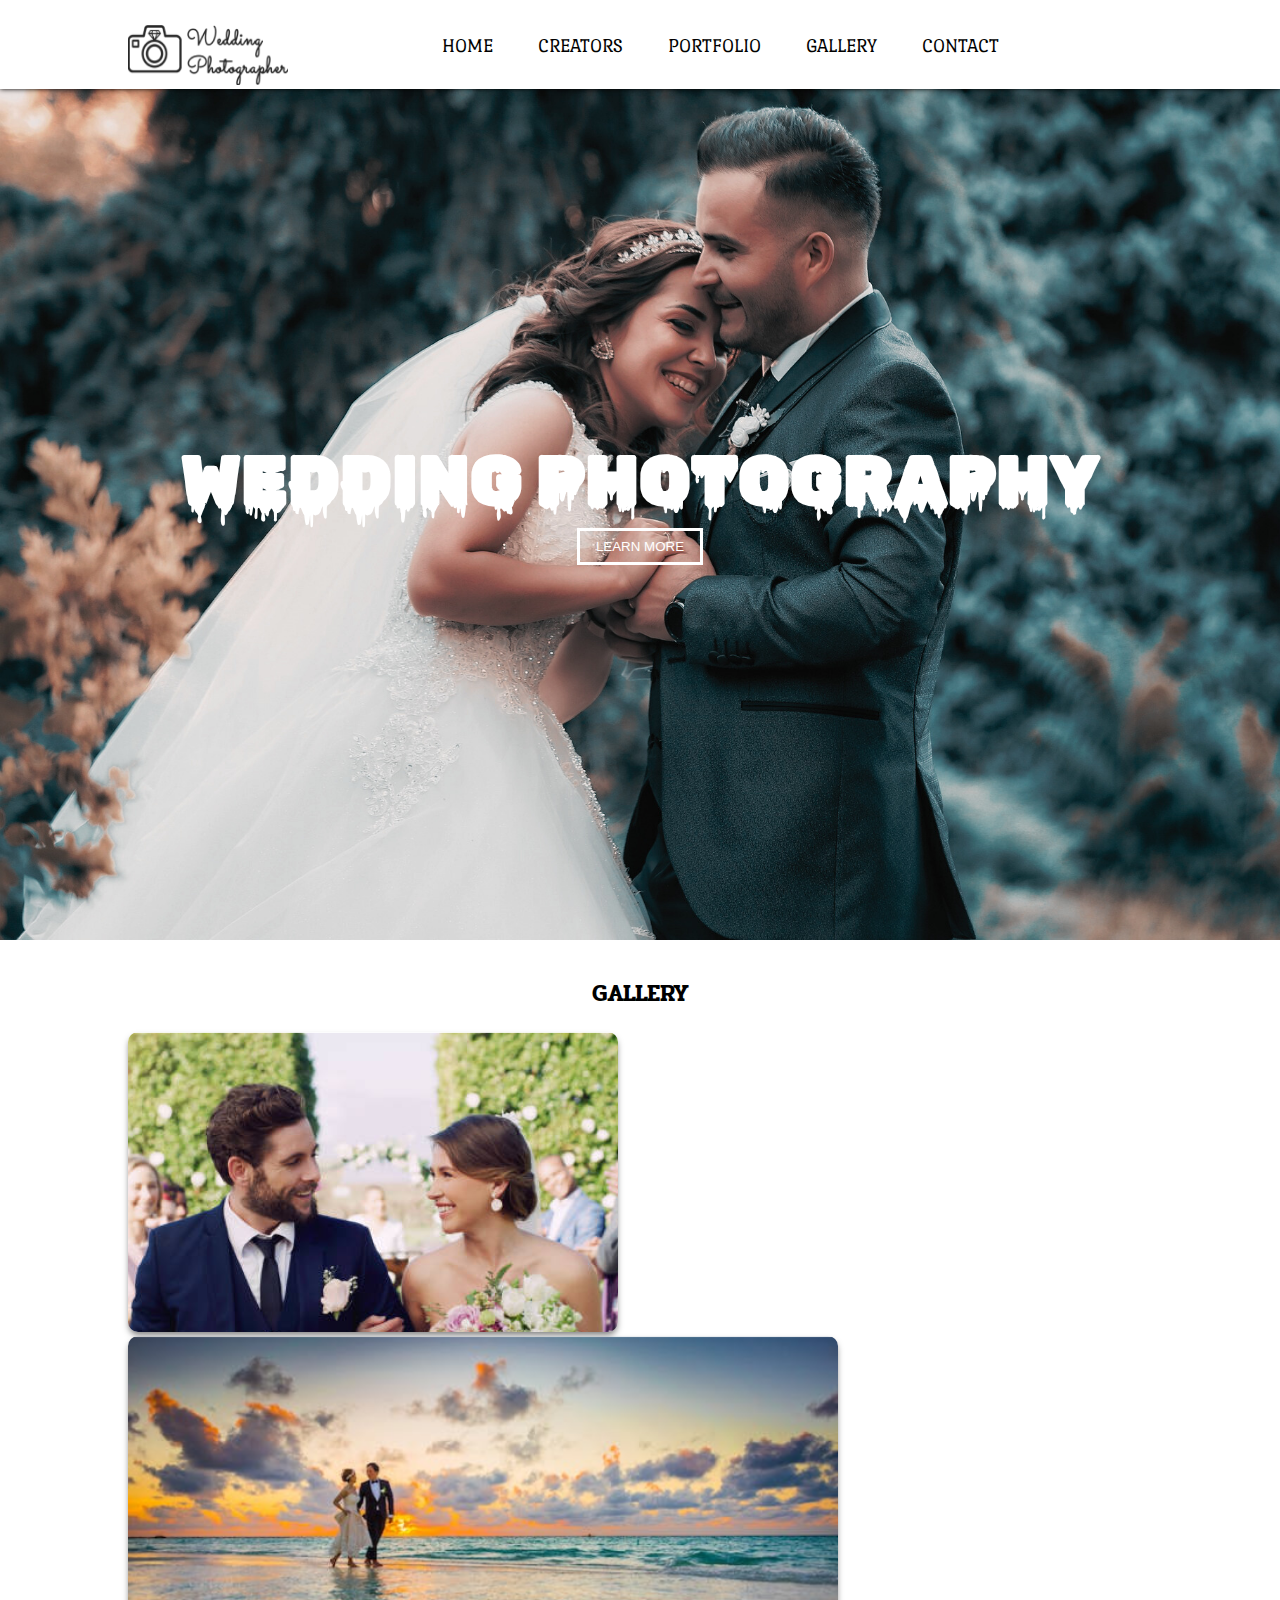
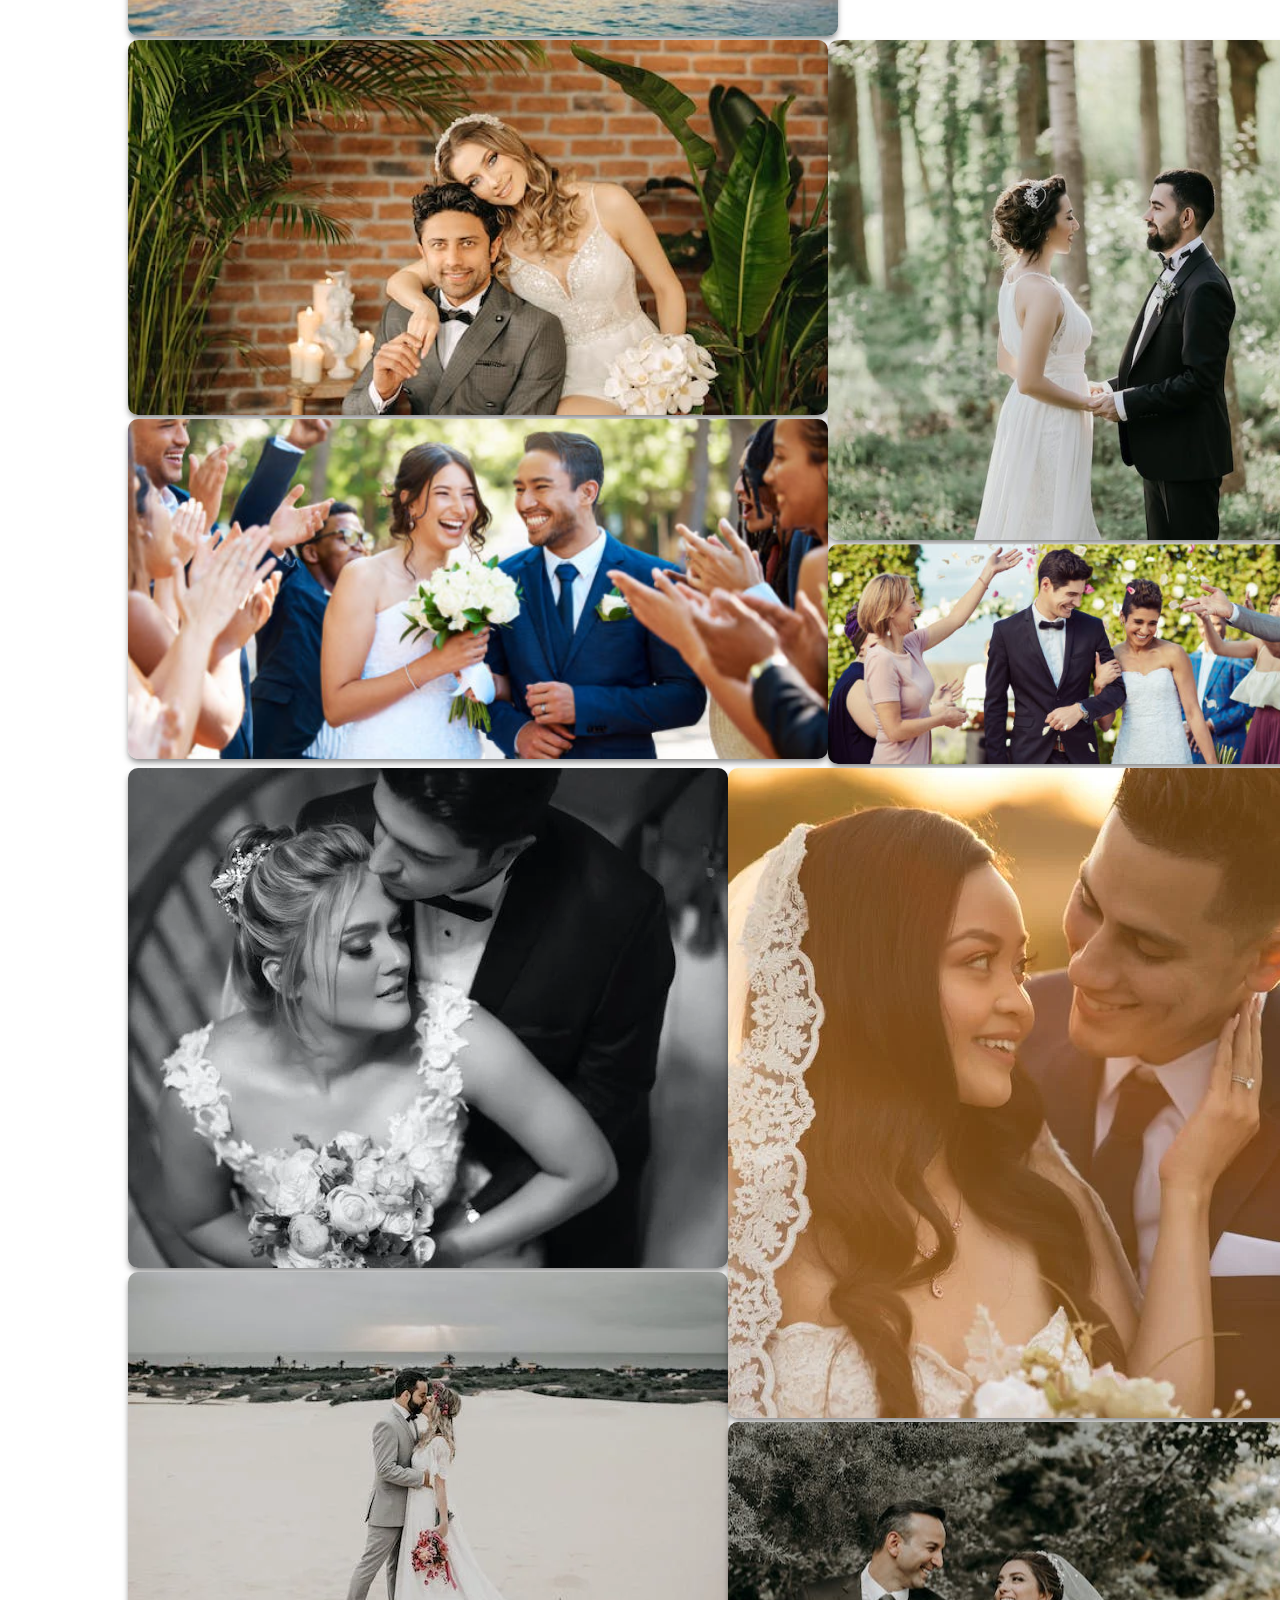
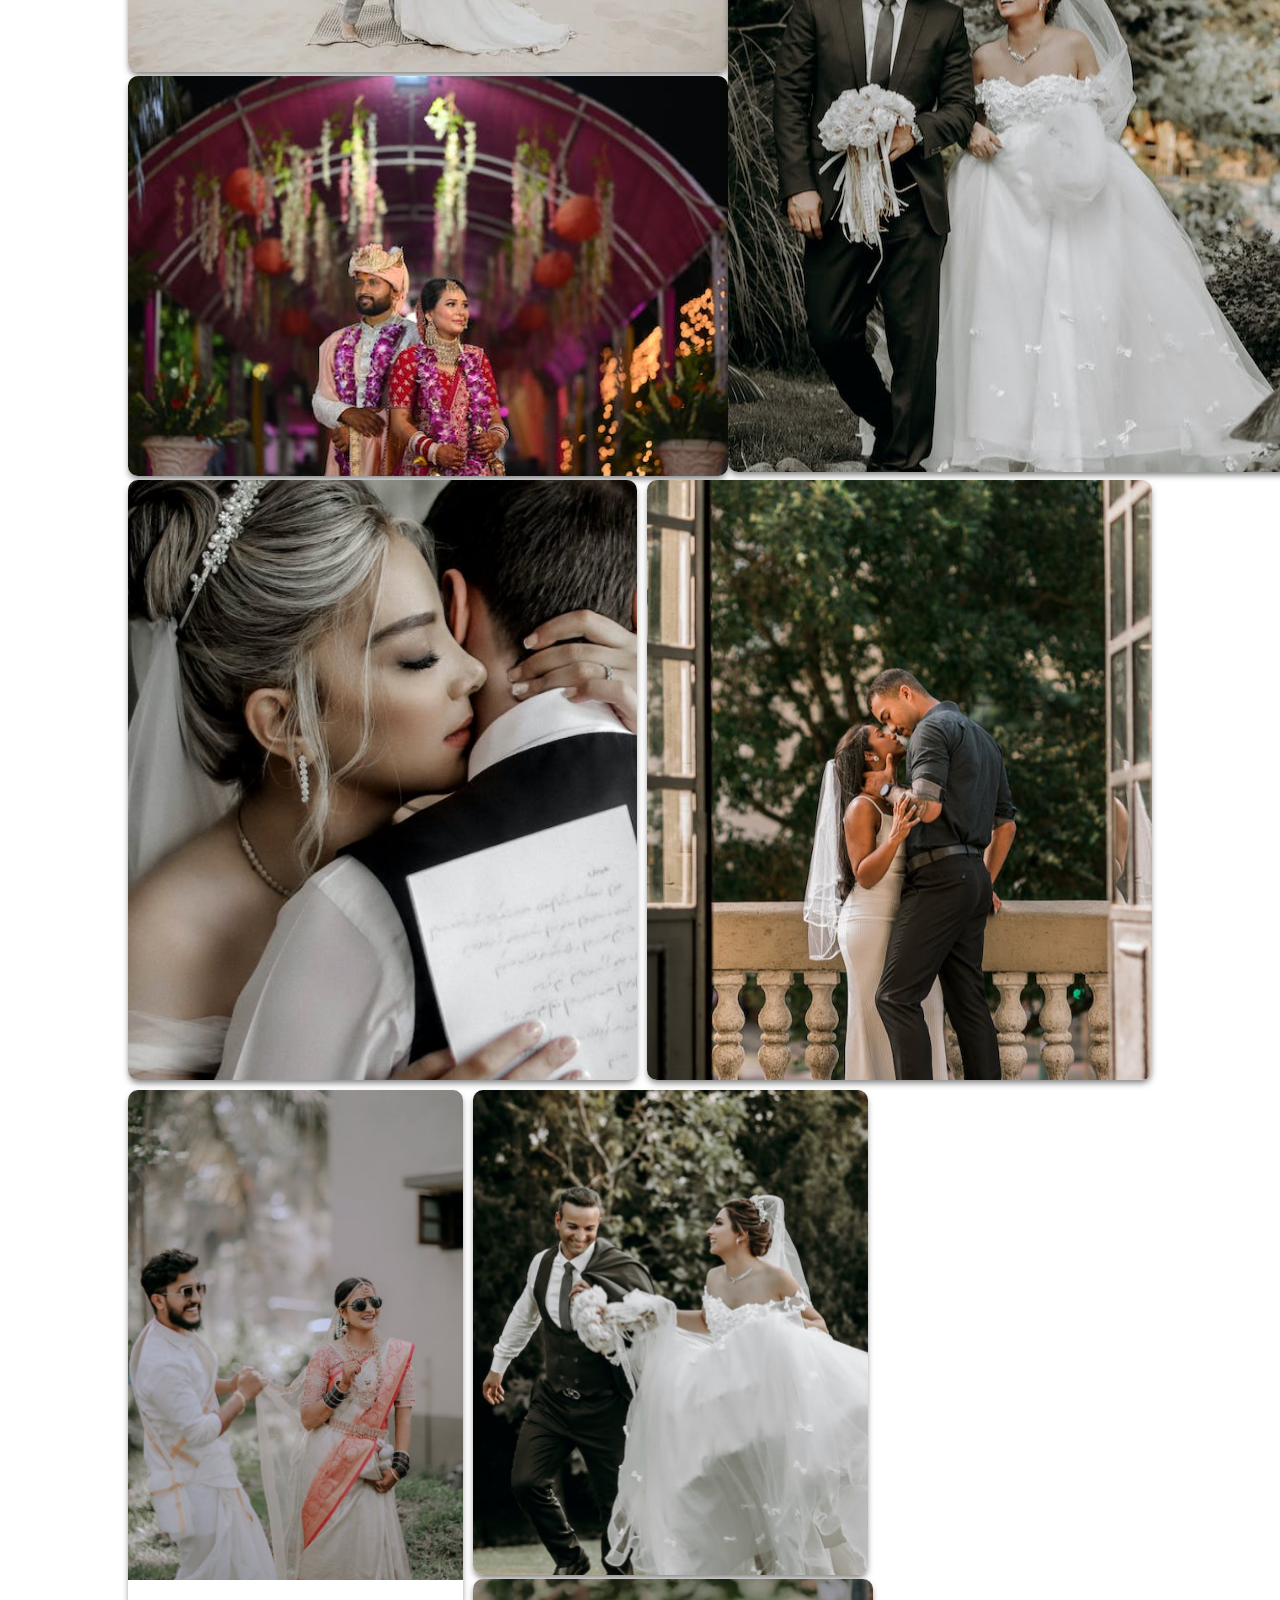
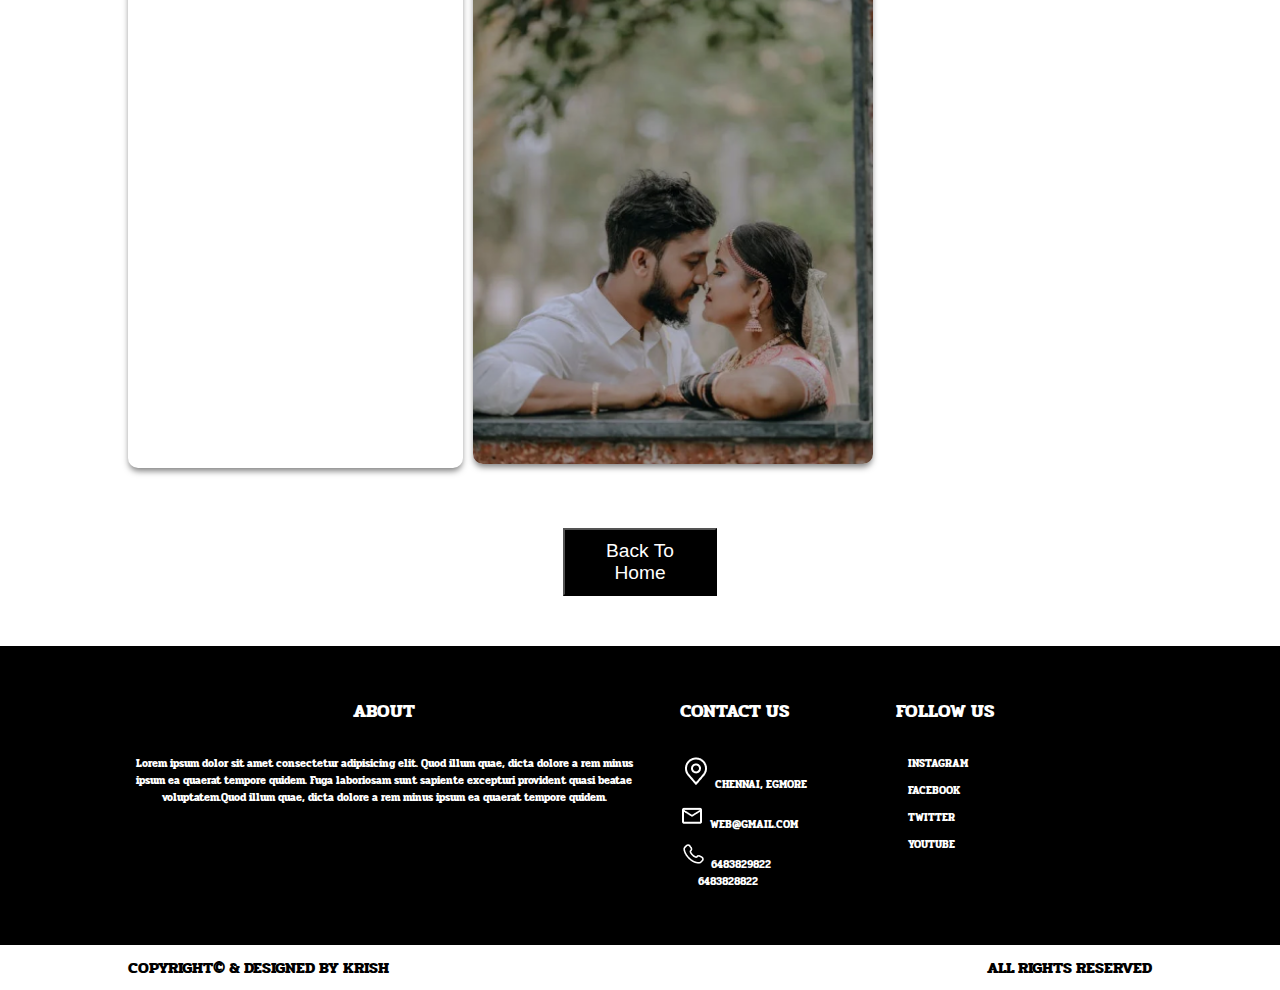
<file: gallery.html>
<!doctype html>
<html lang="en">
  
<head>
    <meta charset="utf-8">
    <meta name="viewport" content="width=device-width, initial-scale=1">
    <title>Wedding Photography</title>
    <meta name="description" content="we are Wedding Photographers ,we will help you to find out best Photographers for your Wedding">
    <link rel="icon" href="assets/logoIcon.png">
    <link href="https://cdn.jsdelivr.net/npm/bootstrap@5.3.2/dist/css/bootstrap.min.css" rel="stylesheet" integrity="sha384-T3c6CoIi6uLrA9TneNEoa7RxnatzjcDSCmG1MXxSR1GAsXEV/Dwwykc2MPK8M2HN" crossorigin="anonymous">
    <link rel="stylesheet" href="gallery.css">
</head>

<body>
    <script src="https://cdn.jsdelivr.net/npm/bootstrap@5.3.2/dist/js/bootstrap.bundle.min.js" integrity="sha384-C6RzsynM9kWDrMNeT87bh95OGNyZPhcTNXj1NW7RuBCsyN/o0jlpcV8Qyq46cDfL" crossorigin="anonymous"></script>

 <!--Herosection -->

  
<header>
  <div class="containerContent">            
         <div class="gridLayout">
          <div class="container">
            <div class="logo">
                     <img src="assets/logo2.png" alt="" width="160px" height="60px">
            </div>
            <div class="headerContent">
              <ul class="contentul">
                  <li><a href="#HOME">HOME</a></li>
                 <li><a href="#CREATORS">CREATORS</a></li>
                 <li><a href="#PORTFOLIO">PORTFOLIO</a></li>
                 <li><a href="#GALLERY">GALLERY</a></li>
                 <li><a href="#CONTACT">CONTACT</a></li>
              </ul>
            </div>
            <div>
              <img src="assets/hamburger.png" alt="" class="hamburger">
              <img src="assets/mdi_hamburger-open.png" alt="" class="hamburgerOpen">
              </div>
          </div>
          </div>
          </div>
      </header>  
      <section id="HOME">
          <div class="bg-image">

              <div class="gridLayout">
          <div class="projectContent">
          <div class="projectName" >
              <h1 > WEDDING PHOTOGRAPHY</h1>
              
          </div>
          <div class="landingPageButton">
              <a href="#CREATORS"><button value="submit" class="buttonOne">LEARN MORE</button></a>
          </div>
          </div>
         </div>
  </div>
</section>    
<main>


<!--Gallery-->

<section id="GALLERY">
  <h2>GALLERY</h2>
  <div class="gridLayout">
    <div class="wrapper">
    <div class="parent">
  
      <div class="child bg-One">
  
      </div>
    </div>
    <div class="parent">
      <div class="child bg-Two">
  
      </div>
    </div>
    <div class="mainParent">
    <div class="parentTwo">
    <div class="parent">
      <div class="child bg-Three">
  
      </div>
    </div>
    <div class="parent">
      <div class="child bg-Five">
  
      </div>
    </div>
  </div>
  <div class="parentThree">
    <div class="parent">
      <div class="child bg-Four">
  
      </div>
    </div>
   
    <div class="parent">
      <div class="child bg-Six">
  
      </div>
    </div>
  </div>

</div>
</div>
<!-- gallery 2-->
<div class="wrapper">
 <div class="mainParent2">
<div>
<div class="parent">
  <div class="child bg-eleven">

  </div>
   </div>

<div class="parent">
  <div class="child bg-twelve">

  </div>
</div>

<div class="parent" >
  <div class="child bg-thirteen">

  </div>
</div>
</div>


<div>
<div class="parent">
  <div class="child bg-fourteen">

  </div>
</div>

<div class="parent">
  <div class="child bg-fifteen">

  </div>
</div>
</div>
</div>
</div>



<!-- gallery 3-->
<div class="wrapper">
  <div class="mainParent3">
 <div class="InsideParent3">
 <div class="parent">
   <div class="child bg-sixteen">
 
   </div>
    </div>
 
 <div class="parent">
   <div class="child bg-seventeen">
 
   </div>
 </div>
</div>

<div class="InsideParent4">
 <div class="parent">
   <div class="child bg-eighteen">
 
   </div>
 </div>
 
 <div>
 <div class="parent">
   <div class="child bg-nineteen">
 
   </div>
 </div>
 
 <div class="parent">
   <div class="child bg-twenty">
 
   </div>
 </div>

 </div>
</div>
 </div>
 </div>

 
  
  </div>
  <a href="index.html"><button class="learnMoreFour" value="submit">Back To Home</button></a> 
  </section>
      




</main>
<footer>

  <div class="bg-color">
    <div class="gridLayout">
      <div class="footerSection">
      <div class="about">
            <h3>ABOUT</h3>
            <h6>Lorem ipsum dolor sit amet consectetur adipisicing elit. Quod illum quae, dicta dolore a rem minus ipsum ea quaerat tempore quidem. Fuga laboriosam sunt sapiente excepturi provident quasi beatae voluptatem.Quod illum quae, dicta dolore a rem minus ipsum ea quaerat tempore quidem.</h6>
      </div>
      <div class="contact">
             <h3>CONTACT US</h3>
            <h6 class="contactInside"><img src="assets/location.png" alt="">&nbsp;CHENNAI, EGMORE</h6>
             <h6><img src="assets/mail.png" alt="">&nbsp;&nbsp;WEB@GMAIL.COM</h6>
             <h6><img src="assets/phone2.png" alt="">&nbsp;&nbsp;6483829822 <br>&nbsp;&nbsp;&nbsp;&nbsp;&nbsp;&nbsp;6483828822</h6>
      </div>
      <div class="followus">
             <h3>FOLLOW US</h3>
             <h6 class="followusInside">&nbsp;&nbsp;&nbsp;&nbsp;INSTAGRAM</h6>
             <h6>&nbsp;&nbsp;&nbsp;&nbsp;FACEBOOK</h6>
             <h6>&nbsp;&nbsp;&nbsp;&nbsp;TWITTER</h6>
             <h6>&nbsp;&nbsp;&nbsp;&nbsp;YOUTUBE</h6>
      </div>
    </div>
  </div>
</div>
<div class="gridLayout">
<div class="foot">
<h4 class="footOne">COPYRIGHT&copy;    & DESIGNED BY KRISH</h4>
<h4 class="footTwo">ALL RIGHTS RESERVED</h4>
</div>
</div>

</footer>
<script>
  let image=document.querySelector(".hamburger");
  let ultag=document.querySelector(".contentul");
  let Openimage=document.querySelector(".hamburgerOpen");
  let containerContent=document.querySelector(".containerContent")
  image.addEventListener("click",()=>{
    ultag.style.display="block";
    Openimage.style.display="block";
    image.style.display="none";
  })
  Openimage.addEventListener("click",()=>{
    ultag.style.display="none";
    Openimage.style.display="none";
    image.style.display="block";
  })
</script> 
</body>
</html>
</file>
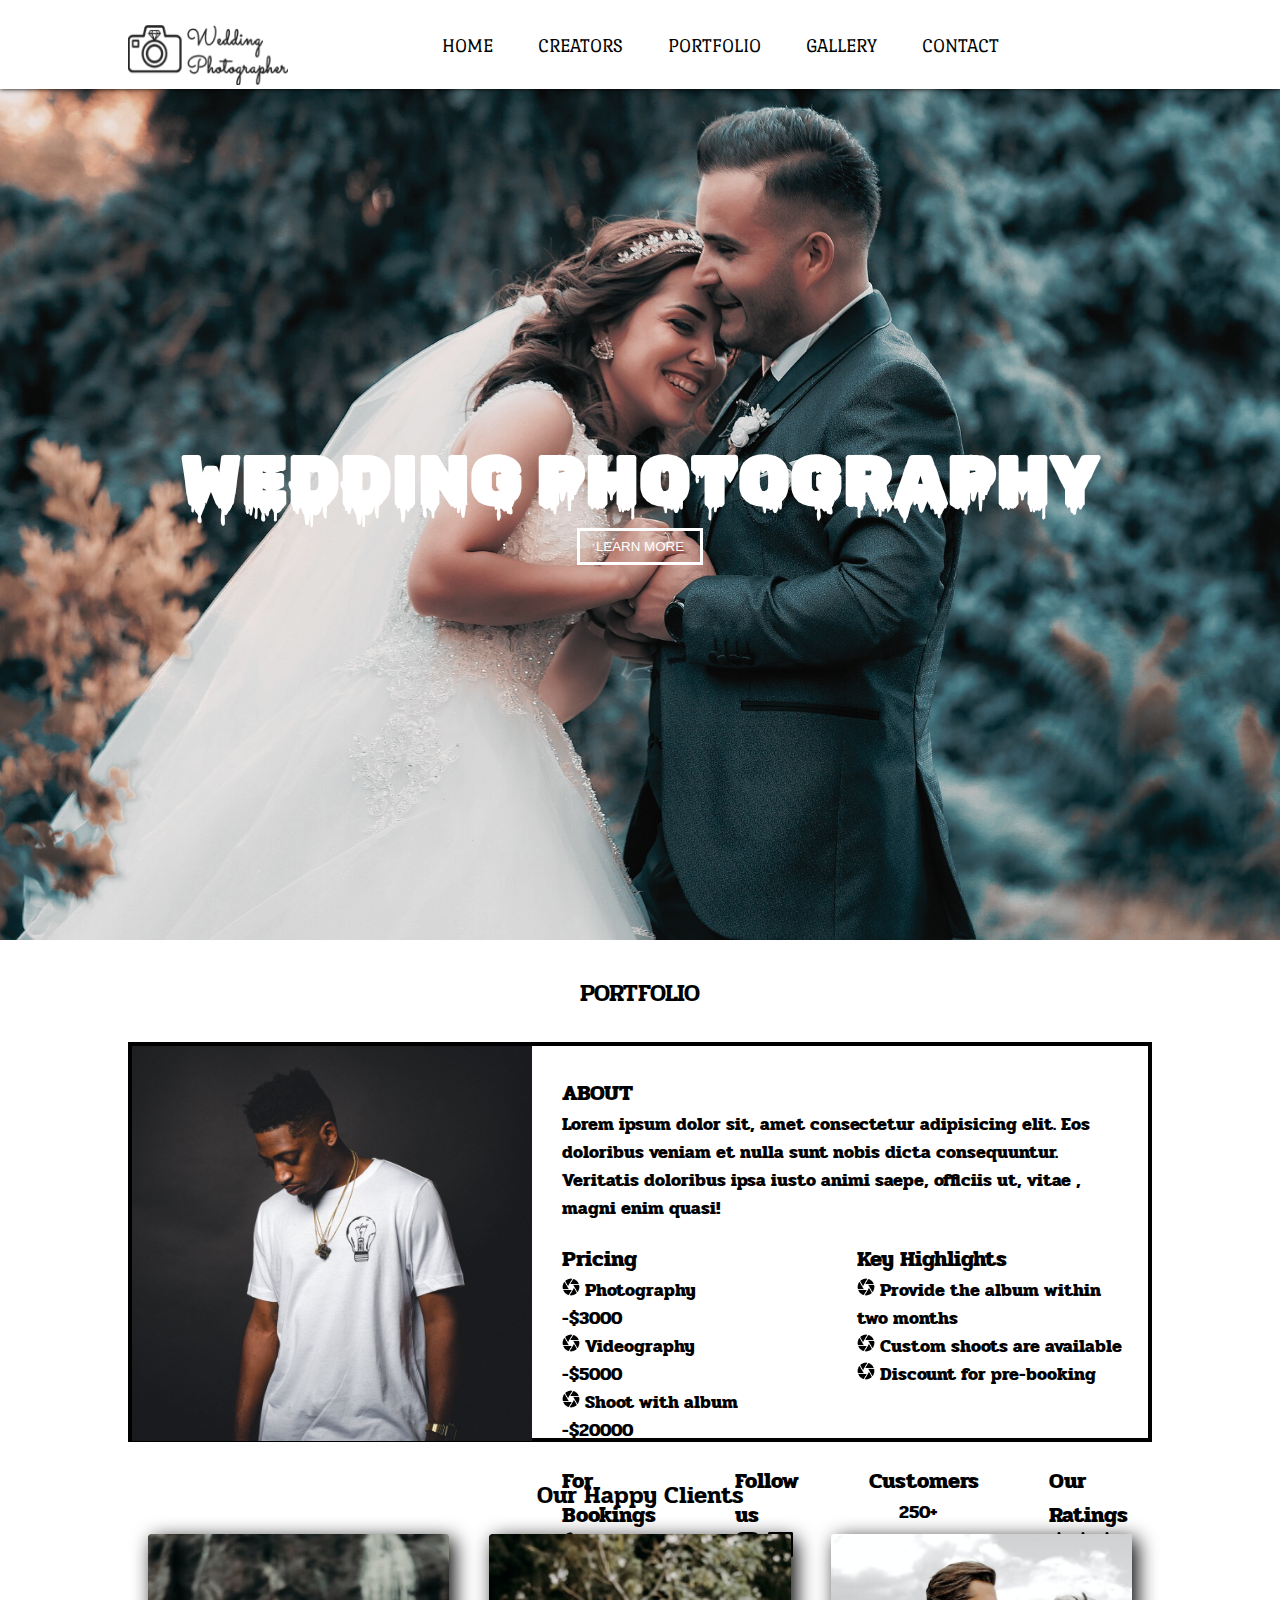
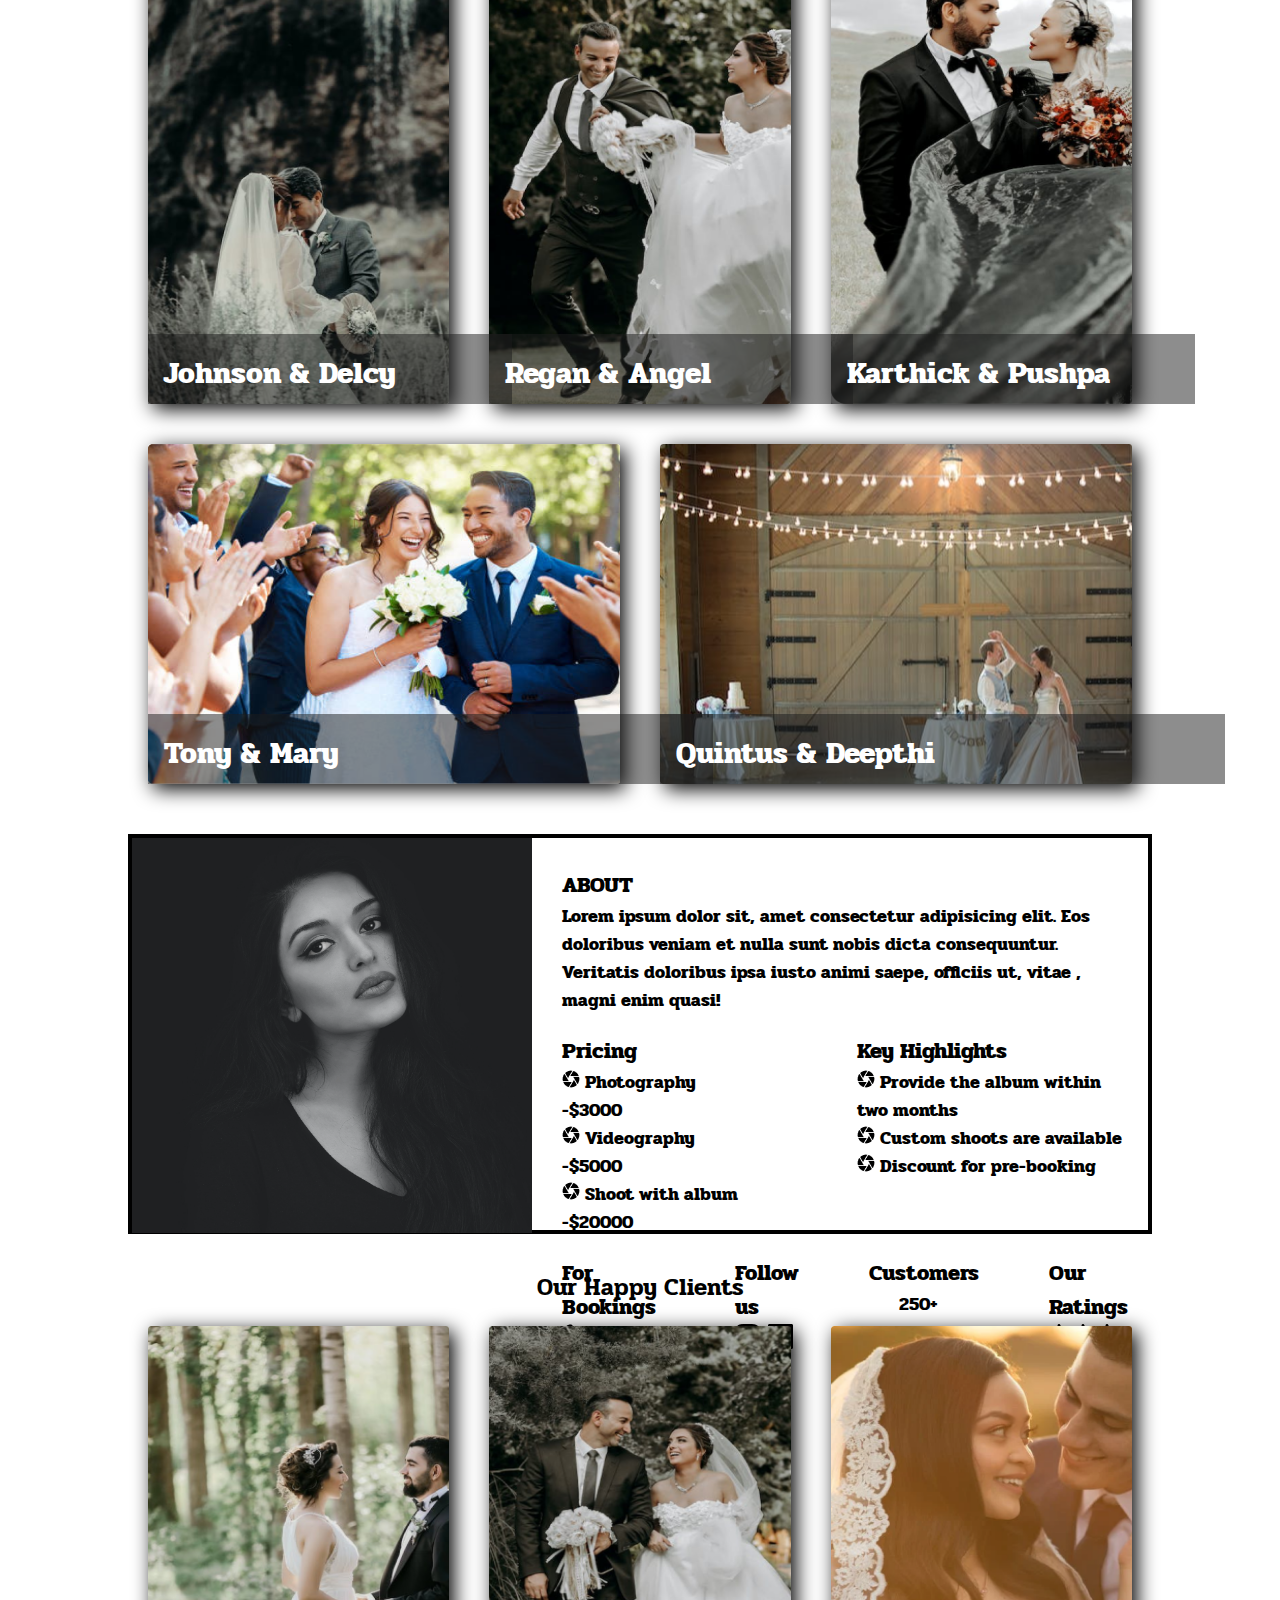
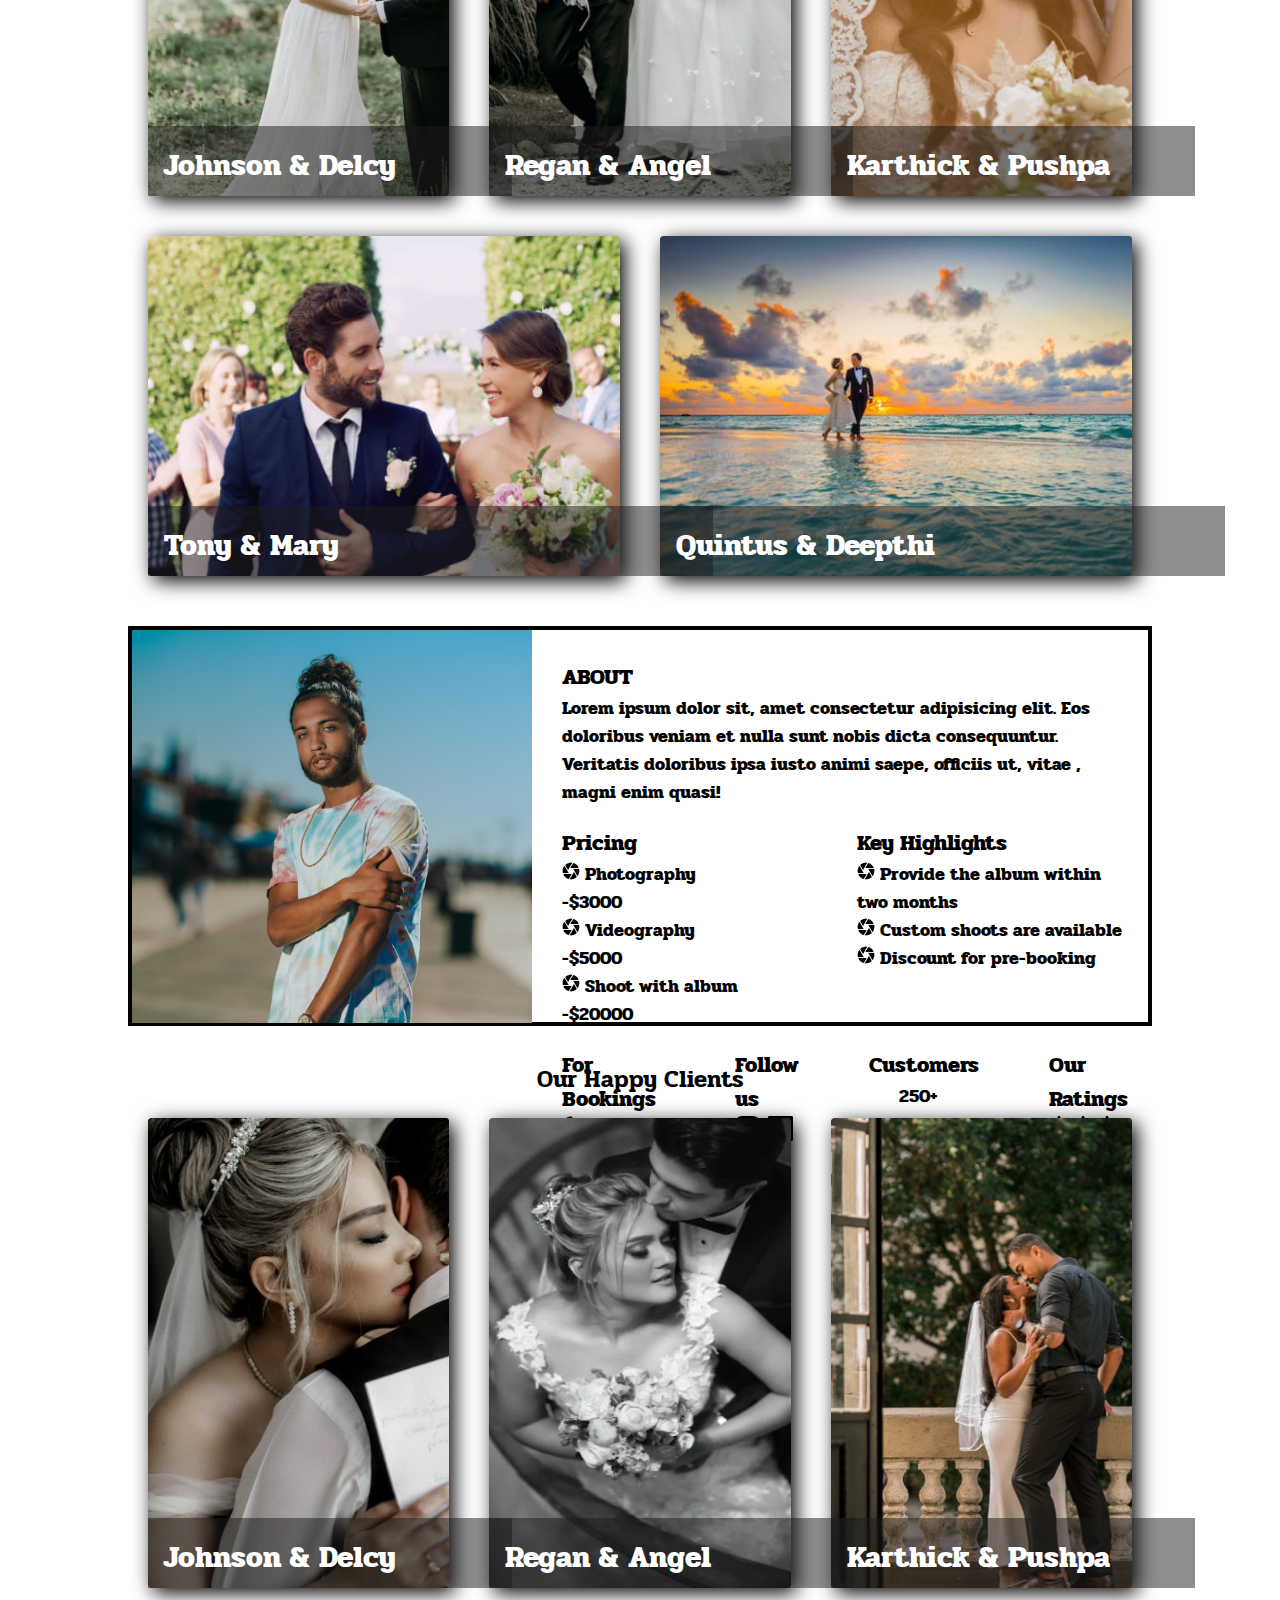
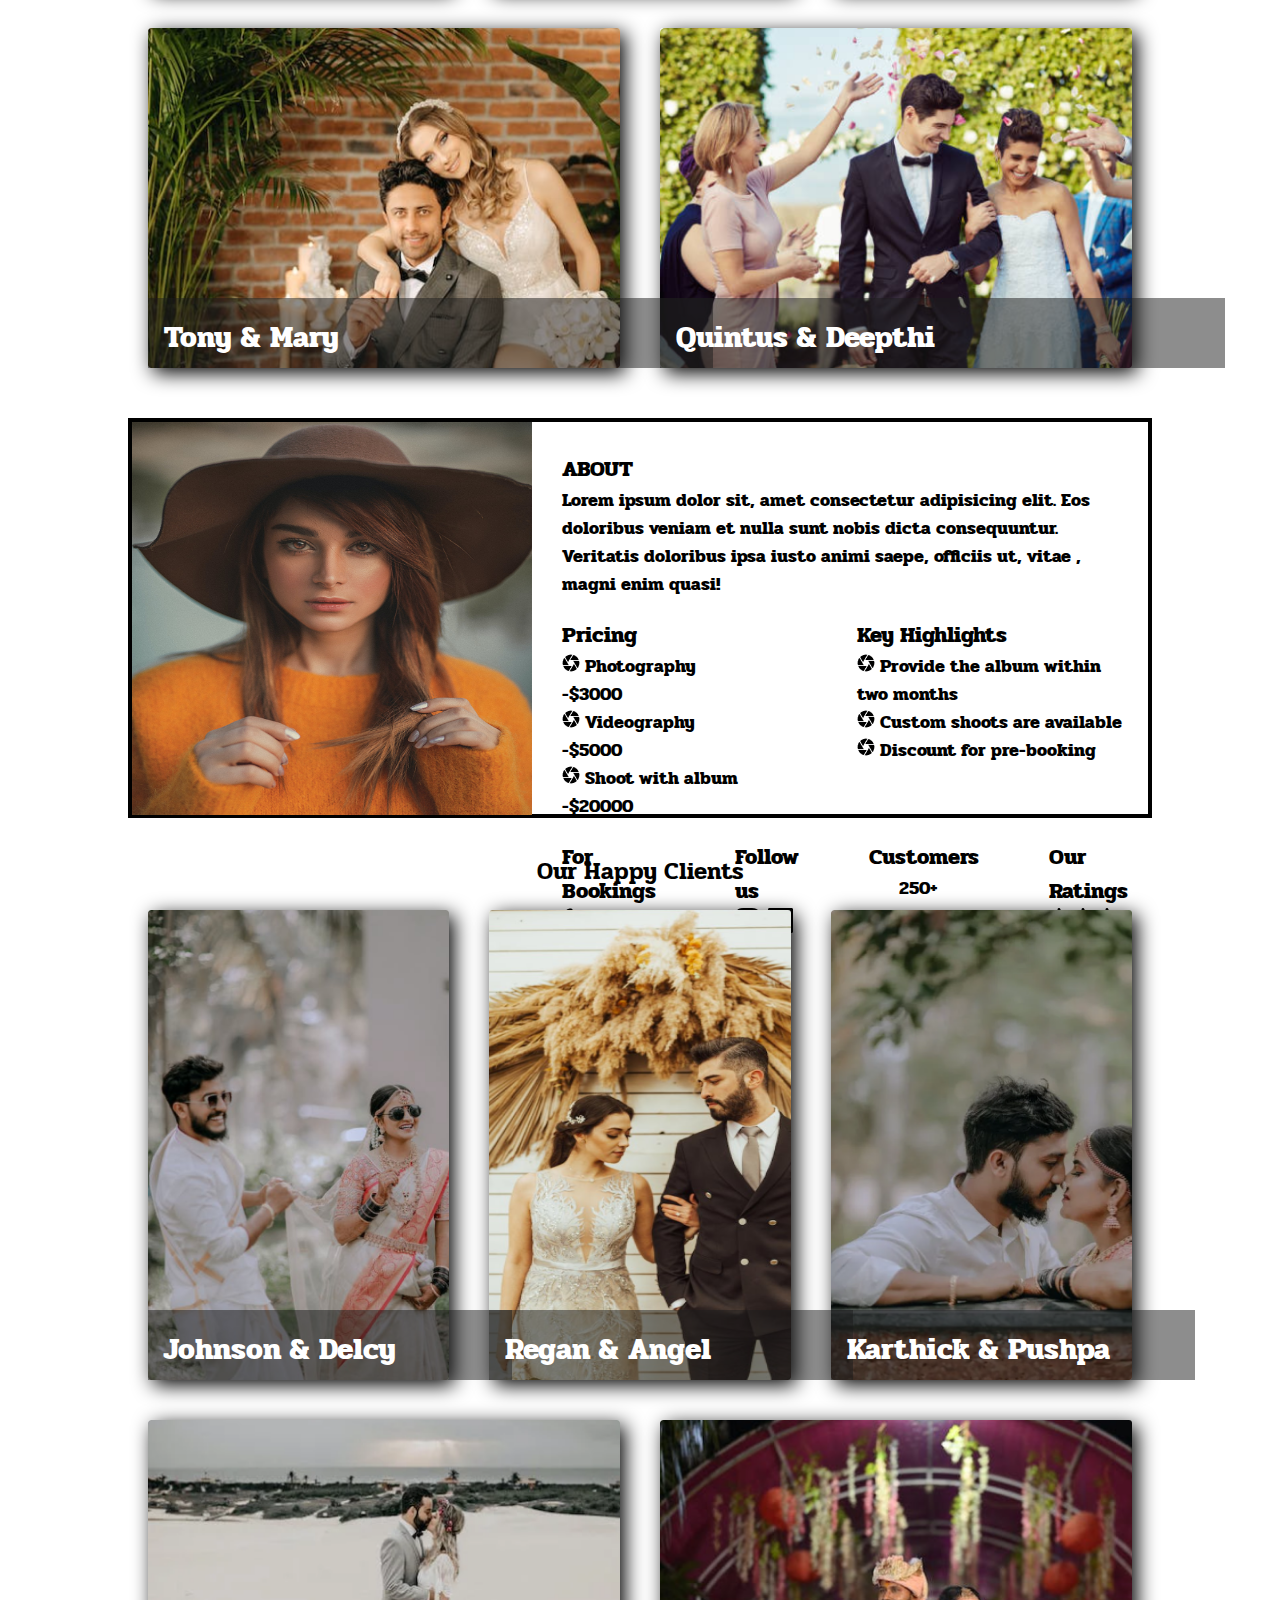
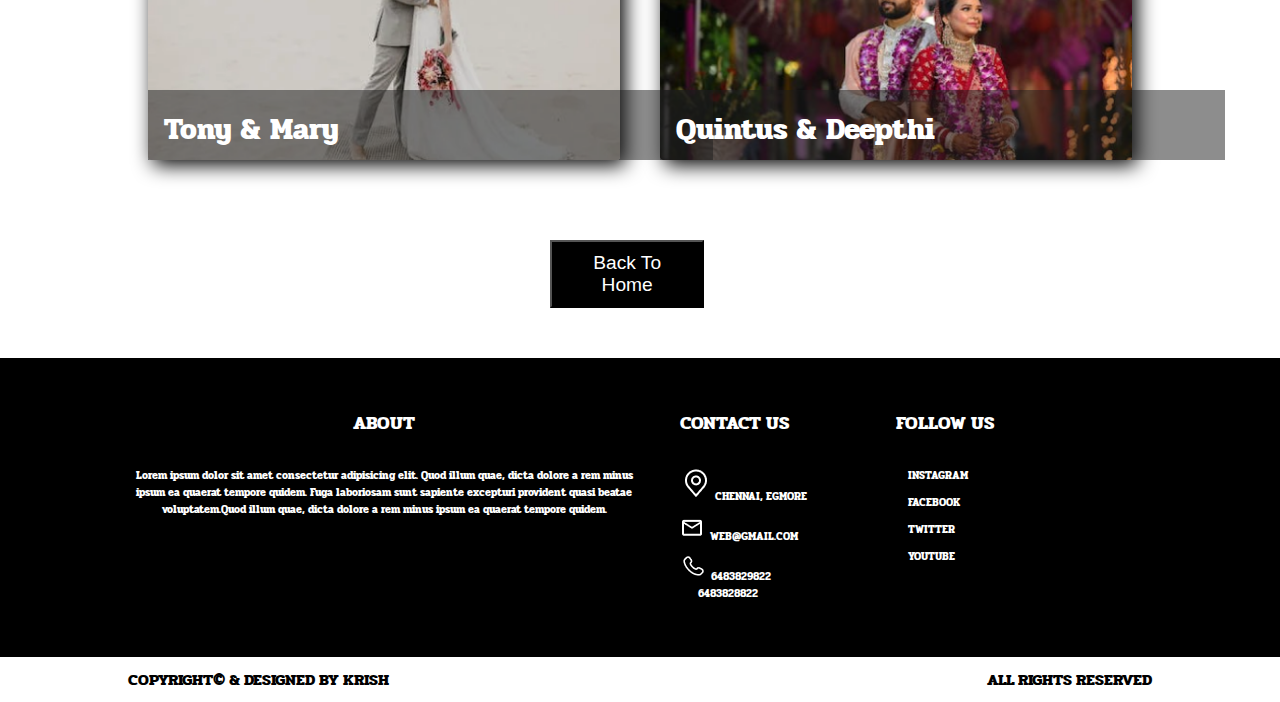
<file: portfolio.html>
<!doctype html>
<html lang="en">
  
<head>
    <meta charset="utf-8">
    <meta name="viewport" content="width=device-width, initial-scale=1">
    <title>Wedding Photography</title>
    <meta name="description" content="we are Wedding Photographers ,we will help you to find out best Photographers for your Wedding">
    <link rel="icon" href="assets/logoIcon.png">
    <link href="https://cdn.jsdelivr.net/npm/bootstrap@5.3.2/dist/css/bootstrap.min.css" rel="stylesheet" integrity="sha384-T3c6CoIi6uLrA9TneNEoa7RxnatzjcDSCmG1MXxSR1GAsXEV/Dwwykc2MPK8M2HN" crossorigin="anonymous">
    <link rel="stylesheet" href="portfolio.css">
</head>

<body>
    <script src="https://cdn.jsdelivr.net/npm/bootstrap@5.3.2/dist/js/bootstrap.bundle.min.js" integrity="sha384-C6RzsynM9kWDrMNeT87bh95OGNyZPhcTNXj1NW7RuBCsyN/o0jlpcV8Qyq46cDfL" crossorigin="anonymous"></script>

 <!--Herosection -->

  
<header>
  <div class="containerContent">            
         <div class="gridLayout">
          <div class="container">
            <div class="logo">
                     <img src="assets/logo2.png" alt="" width="160px" height="60px">
            </div>
            <div class="headerContent">
              <ul class="contentul">
                  <li><a href="#HOME">HOME</a></li>
                 <li><a href="#CREATORS">CREATORS</a></li>
                 <li><a href="#PORTFOLIO">PORTFOLIO</a></li>
                 <li><a href="#GALLERY">GALLERY</a></li>
                 <li><a href="#CONTACT">CONTACT</a></li>
              </ul>
            </div>
            <div>
              <img src="assets/hamburger.png" alt="" class="hamburger">
              <img src="assets/mdi_hamburger-open.png" alt="" class="hamburgerOpen">
              </div>
          </div>
          </div>
          </div>
      </header>  
      <section id="HOME">
          <div class="bg-image">

              <div class="gridLayout">
          <div class="projectContent">
          <div class="projectName" >
              <h1 > WEDDING PHOTOGRAPHY</h1>
              
          </div>
          <div class="landingPageButton">
              <a href="#CREATORS"><button value="submit" class="buttonOne">LEARN MORE</button></a>
          </div>
          </div>
         </div>
  </div>
</section>
        
<main>

<!--Portfolio--> 

<section id="PORTFOLIO">
  
    <h2 class="portfolio">PORTFOLIO</h2>
        <div class="gridLayout">
             <div class="portfolioOne">
                  <div class="portfolioOneImage">
                     <img src="assets/smith.png" alt="smith" height="395px" width="400px">
                    
                  </div>
                  <div class="portfolioOneContent">
            
                      <h3>ABOUT</h3>
                      <h4>Lorem ipsum dolor sit, amet consectetur adipisicing elit. Eos doloribus veniam et nulla sunt nobis dicta consequuntur. Veritatis doloribus ipsa iusto animi saepe, officiis ut, vitae , magni enim quasi!</h4>
                      
                      <div class="pricing">
                      <div class="pricingInside">
                      <h3>Pricing</h3>

                      <h4><img src="assets/camera.png" alt="">&nbsp;Photography -$3000</h4>
                      <h4><img src="assets/camera.png" alt="">&nbsp;Videography -$5000  
                      </h4>
                      <h4><img src="assets/camera.png" alt="">&nbsp;Shoot with album -$20000</h4>
                    </div>

                    <div class="highlights">
                      <h3>Key Highlights</h3>

                      <h4><img src="assets/camera.png" alt="">&nbsp;Provide the album within two months</h4>
                      <h4><img src="assets/camera.png" alt="">&nbsp;Custom shoots are available</h4>
                      <h4><img src="assets/camera.png" alt="">&nbsp;Discount for pre-booking</h4>
                    </div>
                      </div>

                      <div class="bookings">
                       <div>
                      <h3>For Bookings</h3>
                      <h4><img src="assets/phone.png" alt="">9865685327</h4>
                    </div>
                    <div class="follow">
                      <h3>Follow us</h3>
                     <a href="#"><img src="assets/ig.png" alt="">&nbsp;</a>
                     <a href=""><img src="assets/fb.png" alt="">&nbsp;</a> 
                      <a href=""><img src="assets/pf.png" alt="">&nbsp;</a>
                    </div>
                    <div class="customers">
                      <h3>Customers</h3>
                      <h4>&nbsp;&nbsp;&nbsp;&nbsp;&nbsp;&nbsp;250+ <br> Happy Clients</h4>
                    </div>
                    <div class="ratings">
                      <h3>Our Ratings</h3>
                      <img src="assets/star.png" alt="">
                      <img src="assets/star.png" alt="">
                      <img src="assets/star.png" alt="">
                      <img src="assets/star.png" alt="">
                      <img src="assets/halfStar.png" alt="">
                    </div>
                    </div>

                    </div>
                  </div>
<!--clients one-->                 
                   <h2>Our Happy Clients</h2>

              <div class="review">
                <div class="reviewCard">
                    <img src="assets/happy1.png" alt="">
                    <div class="intro">
                        <h3>Johnson & Delcy</h3>
                        <p>In <span>Johnson</span> wedding Lorem ipsum dolor sit amet consectetur, adipisicing elit. Consequatur a optio alias, rem minus expedita exercitationem perferendis pariatur cum atque doloribus odit voluptate nihil, quaerat nisi in nam architecto ex.</p>
                    </div>
                </div>

                <div class="reviewCard">
                    <img src="assets/happy2.png" alt="">
                    <div class="intro">
                        <h3>Regan & Angel</h3>
                        <p>In <span>Regan</span> wedding Lorem ipsum dolor sit amet consectetur, adipisicing elit. Consequatur a optio alias, rem minus expedita exercitationem perferendis pariatur cum atque doloribus odit voluptate nihil, quaerat nisi in nam architecto ex.</p>
                    </div>
                </div>
                <div class="reviewCard">
                    <img src="assets/happy3.png" alt="">
                    <div class="intro">
                        <h3>Karthick & Pushpa</h3>
                        <p>In <span>Karthick</span> wedding Lorem ipsum dolor sit amet consectetur, adipisicing elit. Consequatur a optio alias, rem minus expedita exercitationem perferendis pariatur cum atque doloribus odit voluptate nihil, quaerat nisi in nam architecto ex.</p>
                    </div>

                 </div>
             </div>
       

        <div class="review2">
            <div class="reviewCard2">
                <img src="assets/happy4.png" alt="">
                    <div class="intro2">
                        <h3>Tony & Mary</h3>
                        <p>In <span>Tony</span> wedding Lorem ipsum dolor sit amet consectetur, adipisicing elit. Consequatur a optio alias, rem minus expedita exercitationem perferendis pariatur cum atque doloribus odit voluptate nihil, quaerat nisi in nam architecto ex.</p>
                    </div>
            </div>

            <div class="reviewCard2">
                <img src="assets/happy5.png" alt="">
                    <div class="intro2">
                        <h3>Quintus & Deepthi</h3>
                        <p>In <span>Tony</span> wedding Lorem ipsum dolor sit amet consectetur, adipisicing elit. Consequatur a optio alias, rem minus expedita exercitationem perferendis pariatur cum atque doloribus odit voluptate nihil, quaerat nisi in nam architecto ex.</p>
                    </div>
            </div>
        </div>
    </div>
        

 <!--Portfolio two-->
 
 <div class="gridLayout">
    <div class="portfolioOne">
         <div class="portfolioOneImage">
            <img src="assets/oviya.png" alt="smith" height="395px" width="400px">
           
         </div>
         <div class="portfolioOneContent">
   
             <h3>ABOUT</h3>
             <h4>Lorem ipsum dolor sit, amet consectetur adipisicing elit. Eos doloribus veniam et nulla sunt nobis dicta consequuntur. Veritatis doloribus ipsa iusto animi saepe, officiis ut, vitae , magni enim quasi!</h4>
             
             <div class="pricing">
             <div class="pricingInside">
             <h3>Pricing</h3>

             <h4><img src="assets/camera.png" alt="">&nbsp;Photography -$3000</h4>
             <h4><img src="assets/camera.png" alt="">&nbsp;Videography -$5000  
             </h4>
             <h4><img src="assets/camera.png" alt="">&nbsp;Shoot with album -$20000</h4>
           </div>

           <div class="highlights">
             <h3>Key Highlights</h3>

             <h4><img src="assets/camera.png" alt="">&nbsp;Provide the album within two months</h4>
             <h4><img src="assets/camera.png" alt="">&nbsp;Custom shoots are available</h4>
             <h4><img src="assets/camera.png" alt="">&nbsp;Discount for pre-booking</h4>
           </div>
             </div>

             <div class="bookings">
              <div>
             <h3>For Bookings</h3>
             <h4><img src="assets/phone.png" alt="">9865685327</h4>
           </div>
           <div class="follow">
             <h3>Follow us</h3>
            <a href="#"><img src="assets/ig.png" alt="">&nbsp;</a>
            <a href=""><img src="assets/fb.png" alt="">&nbsp;</a> 
             <a href=""><img src="assets/pf.png" alt="">&nbsp;</a>
           </div>
           <div class="customers">
             <h3>Customers</h3>
             <h4>&nbsp;&nbsp;&nbsp;&nbsp;&nbsp;&nbsp;250+ <br> Happy Clients</h4>
           </div>
           <div class="ratings">
             <h3>Our Ratings</h3>
             <img src="assets/star.png" alt="">
             <img src="assets/star.png" alt="">
             <img src="assets/star.png" alt="">
             <img src="assets/star.png" alt="">
             <img src="assets/halfStar.png" alt="">
           </div>
           </div>

           </div>
         </div>
<!--clients one-->                 
          <h2>Our Happy Clients</h2>

     <div class="review">
       <div class="reviewCard">
           <img src="assets/happy6.png" alt="">
           <div class="intro">
               <h3>Johnson & Delcy</h3>
               <p>In <span>Johnson</span> wedding Lorem ipsum dolor sit amet consectetur, adipisicing elit. Consequatur a optio alias, rem minus expedita exercitationem perferendis pariatur cum atque doloribus odit voluptate nihil, quaerat nisi in nam architecto ex.</p>
           </div>
       </div>

       <div class="reviewCard">
           <img src="assets/happy7.png" alt="">
           <div class="intro">
               <h3>Regan & Angel</h3>
               <p>In <span>Regan</span> wedding Lorem ipsum dolor sit amet consectetur, adipisicing elit. Consequatur a optio alias, rem minus expedita exercitationem perferendis pariatur cum atque doloribus odit voluptate nihil, quaerat nisi in nam architecto ex.</p>
           </div>
       </div>
       <div class="reviewCard">
           <img src="assets/happy8.png" alt="">
           <div class="intro">
               <h3>Karthick & Pushpa</h3>
               <p>In <span>Karthick</span> wedding Lorem ipsum dolor sit amet consectetur, adipisicing elit. Consequatur a optio alias, rem minus expedita exercitationem perferendis pariatur cum atque doloribus odit voluptate nihil, quaerat nisi in nam architecto ex.</p>
           </div>

        </div>
    </div>


<div class="review2">
   <div class="reviewCard2">
       <img src="assets/happy9.png" alt="">
           <div class="intro2">
               <h3>Tony & Mary</h3>
               <p>In <span>Tony</span> wedding Lorem ipsum dolor sit amet consectetur, adipisicing elit. Consequatur a optio alias, rem minus expedita exercitationem perferendis pariatur cum atque doloribus odit voluptate nihil, quaerat nisi in nam architecto ex.</p>
           </div>
   </div>

   <div class="reviewCard2">
       <img src="assets/happy10.png" alt="">
           <div class="intro2">
               <h3>Quintus & Deepthi</h3>
               <p>In <span>Tony</span> wedding Lorem ipsum dolor sit amet consectetur, adipisicing elit. Consequatur a optio alias, rem minus expedita exercitationem perferendis pariatur cum atque doloribus odit voluptate nihil, quaerat nisi in nam architecto ex.</p>
           </div>
   </div>
</div>
</div>

<!--Portfolio three-->
 
<div class="gridLayout">
    <div class="portfolioOne">
         <div class="portfolioOneImage">
            <img src="assets/santner.png" alt="smith" height="393px" width="400px">
           
         </div>
         <div class="portfolioOneContent">
   
             <h3>ABOUT</h3>
             <h4>Lorem ipsum dolor sit, amet consectetur adipisicing elit. Eos doloribus veniam et nulla sunt nobis dicta consequuntur. Veritatis doloribus ipsa iusto animi saepe, officiis ut, vitae , magni enim quasi!</h4>
             
             <div class="pricing">
             <div class="pricingInside">
             <h3>Pricing</h3>

             <h4><img src="assets/camera.png" alt="">&nbsp;Photography -$3000</h4>
             <h4><img src="assets/camera.png" alt="">&nbsp;Videography -$5000  
             </h4>
             <h4><img src="assets/camera.png" alt="">&nbsp;Shoot with album -$20000</h4>
           </div>

           <div class="highlights">
             <h3>Key Highlights</h3>

             <h4><img src="assets/camera.png" alt="">&nbsp;Provide the album within two months</h4>
             <h4><img src="assets/camera.png" alt="">&nbsp;Custom shoots are available</h4>
             <h4><img src="assets/camera.png" alt="">&nbsp;Discount for pre-booking</h4>
           </div>
             </div>

             <div class="bookings">
              <div>
             <h3>For Bookings</h3>
             <h4><img src="assets/phone.png" alt="">9865685327</h4>
           </div>
           <div class="follow">
             <h3>Follow us</h3>
            <a href="#"><img src="assets/ig.png" alt="">&nbsp;</a>
            <a href=""><img src="assets/fb.png" alt="">&nbsp;</a> 
             <a href=""><img src="assets/pf.png" alt="">&nbsp;</a>
           </div>
           <div class="customers">
             <h3>Customers</h3>
             <h4>&nbsp;&nbsp;&nbsp;&nbsp;&nbsp;&nbsp;250+ <br> Happy Clients</h4>
           </div>
           <div class="ratings">
             <h3>Our Ratings</h3>
             <img src="assets/star.png" alt="">
             <img src="assets/star.png" alt="">
             <img src="assets/star.png" alt="">
             <img src="assets/star.png" alt="">
             <img src="assets/halfStar.png" alt="">
           </div>
           </div>

           </div>
         </div>
<!--clients one-->                 
          <h2>Our Happy Clients</h2>

     <div class="review">
       <div class="reviewCard">
           <img src="assets/happy11.png" alt="">
           <div class="intro">
               <h3>Johnson & Delcy</h3>
               <p>In <span>Johnson</span> wedding Lorem ipsum dolor sit amet consectetur, adipisicing elit. Consequatur a optio alias, rem minus expedita exercitationem perferendis pariatur cum atque doloribus odit voluptate nihil, quaerat nisi in nam architecto ex.</p>
           </div>
       </div>

       <div class="reviewCard">
           <img src="assets/happy12.png" alt="">
           <div class="intro">
               <h3>Regan & Angel</h3>
               <p>In <span>Regan</span> wedding Lorem ipsum dolor sit amet consectetur, adipisicing elit. Consequatur a optio alias, rem minus expedita exercitationem perferendis pariatur cum atque doloribus odit voluptate nihil, quaerat nisi in nam architecto ex.</p>
           </div>
       </div>
       <div class="reviewCard">
           <img src="assets/happy13.png" alt="">
           <div class="intro">
               <h3>Karthick & Pushpa</h3>
               <p>In <span>Karthick</span> wedding Lorem ipsum dolor sit amet consectetur, adipisicing elit. Consequatur a optio alias, rem minus expedita exercitationem perferendis pariatur cum atque doloribus odit voluptate nihil, quaerat nisi in nam architecto ex.</p>
           </div>

        </div>
    </div>


<div class="review2">
   <div class="reviewCard2">
       <img src="assets/happy14.png" alt="">
           <div class="intro2">
               <h3>Tony & Mary</h3>
               <p>In <span>Tony</span> wedding Lorem ipsum dolor sit amet consectetur, adipisicing elit. Consequatur a optio alias, rem minus expedita exercitationem perferendis pariatur cum atque doloribus odit voluptate nihil, quaerat nisi in nam architecto ex.</p>
           </div>
   </div>

   <div class="reviewCard2">
       <img src="assets/happy15.png" alt="">
           <div class="intro2">
               <h3>Quintus & Deepthi</h3>
               <p>In <span>Tony</span> wedding Lorem ipsum dolor sit amet consectetur, adipisicing elit. Consequatur a optio alias, rem minus expedita exercitationem perferendis pariatur cum atque doloribus odit voluptate nihil, quaerat nisi in nam architecto ex.</p>
           </div>
   </div>
</div>
</div>


<!--Portfolio Four-->
 
<div class="gridLayout">
    <div class="portfolioOne">
         <div class="portfolioOneImage">
            <img src="assets/varshi.jpg" alt="smith" height="393px" width="400px">
           
         </div>
         <div class="portfolioOneContent">
   
             <h3>ABOUT</h3>
             <h4>Lorem ipsum dolor sit, amet consectetur adipisicing elit. Eos doloribus veniam et nulla sunt nobis dicta consequuntur. Veritatis doloribus ipsa iusto animi saepe, officiis ut, vitae , magni enim quasi!</h4>
             
             <div class="pricing">
             <div class="pricingInside">
             <h3>Pricing</h3>

             <h4><img src="assets/camera.png" alt="">&nbsp;Photography -$3000</h4>
             <h4><img src="assets/camera.png" alt="">&nbsp;Videography -$5000  
             </h4>
             <h4><img src="assets/camera.png" alt="">&nbsp;Shoot with album -$20000</h4>
           </div>

           <div class="highlights">
             <h3>Key Highlights</h3>

             <h4><img src="assets/camera.png" alt="">&nbsp;Provide the album within two months</h4>
             <h4><img src="assets/camera.png" alt="">&nbsp;Custom shoots are available</h4>
             <h4><img src="assets/camera.png" alt="">&nbsp;Discount for pre-booking</h4>
           </div>
             </div>

             <div class="bookings">
              <div>
             <h3>For Bookings</h3>
             <h4><img src="assets/phone.png" alt="">9865685327</h4>
           </div>
           <div class="follow">
             <h3>Follow us</h3>
            <a href="#"><img src="assets/ig.png" alt="">&nbsp;</a>
            <a href=""><img src="assets/fb.png" alt="">&nbsp;</a> 
             <a href=""><img src="assets/pf.png" alt="">&nbsp;</a>
           </div>
           <div class="customers">
             <h3>Customers</h3>
             <h4>&nbsp;&nbsp;&nbsp;&nbsp;&nbsp;&nbsp;250+ <br> Happy Clients</h4>
           </div>
           <div class="ratings">
             <h3>Our Ratings</h3>
             <img src="assets/star.png" alt="">
             <img src="assets/star.png" alt="">
             <img src="assets/star.png" alt="">
             <img src="assets/star.png" alt="">
             <img src="assets/halfStar.png" alt="">
           </div>
           </div>

           </div>
         </div>
<!--clients one-->                 
          <h2>Our Happy Clients</h2>

     <div class="review">
       <div class="reviewCard">
           <img src="assets/happy16.png" alt="">
           <div class="intro">
               <h3>Johnson & Delcy</h3>
               <p>In <span>Johnson</span> wedding Lorem ipsum dolor sit amet consectetur, adipisicing elit. Consequatur a optio alias, rem minus expedita exercitationem perferendis pariatur cum atque doloribus odit voluptate nihil, quaerat nisi in nam architecto ex.</p>
           </div>
       </div>

       <div class="reviewCard">
           <img src="assets/happy17.png" alt="">
           <div class="intro">
               <h3>Regan & Angel</h3>
               <p>In <span>Regan</span> wedding Lorem ipsum dolor sit amet consectetur, adipisicing elit. Consequatur a optio alias, rem minus expedita exercitationem perferendis pariatur cum atque doloribus odit voluptate nihil, quaerat nisi in nam architecto ex.</p>
           </div>
       </div>
       <div class="reviewCard">
           <img src="assets/happy18.png" alt="">
           <div class="intro">
               <h3>Karthick & Pushpa</h3>
               <p>In <span>Karthick</span> wedding Lorem ipsum dolor sit amet consectetur, adipisicing elit. Consequatur a optio alias, rem minus expedita exercitationem perferendis pariatur cum atque doloribus odit voluptate nihil, quaerat nisi in nam architecto ex.</p>
           </div>

        </div>
    </div>


<div class="review2">
   <div class="reviewCard2">
       <img src="assets/happy19.png" alt="">
           <div class="intro2">
               <h3>Tony & Mary</h3>
               <p>In <span>Tony</span> wedding Lorem ipsum dolor sit amet consectetur, adipisicing elit. Consequatur a optio alias, rem minus expedita exercitationem perferendis pariatur cum atque doloribus odit voluptate nihil, quaerat nisi in nam architecto ex.</p>
           </div>
   </div>

   <div class="reviewCard2">
       <img src="assets/happy20.png" alt="">
           <div class="intro2">
               <h3>Quintus & Deepthi</h3>
               <p>In <span>Tony</span> wedding Lorem ipsum dolor sit amet consectetur, adipisicing elit. Consequatur a optio alias, rem minus expedita exercitationem perferendis pariatur cum atque doloribus odit voluptate nihil, quaerat nisi in nam architecto ex.</p>
           </div>
   </div>
</div>
</div>

        <a href="index.html"><button class="learnMoreThree" value="submit">Back To Home</button></a>   
   </section>

</main>

<footer>
  <div class="bg-color">
         <div class="gridLayout">
           <div class="footerSection">
           <div class="about">
                 <h3>ABOUT</h3>
                 <h6>Lorem ipsum dolor sit amet consectetur adipisicing elit. Quod illum quae, dicta dolore a rem minus ipsum ea quaerat tempore quidem. Fuga laboriosam sunt sapiente excepturi provident quasi beatae voluptatem.Quod illum quae, dicta dolore a rem minus ipsum ea quaerat tempore quidem.</h6>
           </div>
           <div class="contact">
                  <h3>CONTACT US</h3>
                 <h6 class="contactInside"><img src="assets/location.png" alt="">&nbsp;CHENNAI, EGMORE</h6>
                  <h6><img src="assets/mail.png" alt="">&nbsp;&nbsp;WEB@GMAIL.COM</h6>
                  <h6><img src="assets/phone2.png" alt="">&nbsp;&nbsp;6483829822 <br>&nbsp;&nbsp;&nbsp;&nbsp;&nbsp;&nbsp;6483828822</h6>
           </div>
           <div class="followus">
                  <h3>FOLLOW US</h3>
                  <h6 class="followusInside">&nbsp;&nbsp;&nbsp;&nbsp;INSTAGRAM</h6>
                  <h6>&nbsp;&nbsp;&nbsp;&nbsp;FACEBOOK</h6>
                  <h6>&nbsp;&nbsp;&nbsp;&nbsp;TWITTER</h6>
                  <h6>&nbsp;&nbsp;&nbsp;&nbsp;YOUTUBE</h6>
           </div>
         </div>
       </div>
  </div>
  <div class="gridLayout">
   <div class="foot">
     <h4 class="footOne">COPYRIGHT&copy;    & DESIGNED BY KRISH</h4>
     <h4 class="footTwo">ALL RIGHTS RESERVED</h4>
   </div>
 </div>
 </footer>
<script>
  let image=document.querySelector(".hamburger");
  let ultag=document.querySelector(".contentul");
  let Openimage=document.querySelector(".hamburgerOpen");
  let containerContent=document.querySelector(".containerContent")
  image.addEventListener("click",()=>{
    ultag.style.display="block";
    Openimage.style.display="block";
    image.style.display="none";
  })
  Openimage.addEventListener("click",()=>{
    ultag.style.display="none";
    Openimage.style.display="none";
    image.style.display="block";
  })
</script> 
</body>
</html>
</file>
<file: style.css>
@import url('https://fonts.googleapis.com/css2?family=Port+Lligat+Slab&family=Rubik+Wet+Paint&display=swap');

  @import url('https://fonts.googleapis.com/css2?family=Rubik+Wet+Paint&display=swap');
  @import url('https://fonts.googleapis.com/css2?family=Pridi&display=swap');

*{
    margin: 0;
    padding: 0;
    box-sizing: border-box;
}
html{
    scroll-behavior: smooth;
}
/*landing page*/
body{
    padding-top:40px ;
}
.bg-image{
    background-image: url(assets/heroSectionThree.jpg);
    width: 100%;
    height: 100vh;
    background-repeat: no-repeat;
    background-size: cover;
}
.gridLayout{
    width: 80%;
    margin-right: auto;
    margin-left: auto;
}
.logo{
    padding-top: 25px;
    margin-left: 0;
    
}
.headerContent ul li a::before{
    content: '';
    position: absolute;
    height: 3px;
    width: 100%;
    bottom: 0px;
    left: 0;
   border-radius: 25px;
   transform: scaleX(0);
   background: #000000;
    transform-origin:right ;
    transition: transform 0.3s ease;
}
.headerContent ul li a:hover::before{
    transform: scaleX(1);
    transform-origin:left ;
}
.headerContent ul li{
    list-style-type: none;
    display: inline-block;
    padding-bottom: 25px;
    position: relative;
}
.headerContent ul li a{
    text-decoration: none;
    color: rgb(0, 0, 0);
    padding: 20PX;
}
.headerContent{
    padding-top: 35px;
    margin-right: 0;
    font-size: 20px;
    font-family: 'Port Lligat Slab', serif;  
}

header{
    position: fixed;
    top: 0;
    width: 100%;
    z-index: 99999;
    transition: background-color 0.4s ease-in-out;
    box-shadow:0px 0px 5px 0px;
}

.container{
    display: flex;
    justify-content: space-between;
}
.containerContent{
    background-color: #ffffff;
}
.projectName h1{
    font-size: 70px;
    color: white;
    padding-top: 400px;
    display: flex;
    flex-direction: column;
    align-items: center;
    font-family:'Rubik Wet Paint' ;
    text-shadow:black;
    
}

.landingPageButton{
    display:flex;
    flex-direction: column;
    align-items: center;
    text-decoration: none;
    padding: 5px;
}
.buttonOne{
    padding: 8px 16px;
    font-weight: 500;
    color: white;
    background-color: transparent;
    border: 3px white solid;
}
.buttonOne:hover{
    background-color:#0C356A;
}


/*CREATORS*/

h2{
    text-align: center;
    margin-top: 35px;
   font-family: 'Pridi', serif;
    font-weight: 600;
}


/*flip card*/
.fourArchitectures{
    display: flex;
    align-items: center;
}
.containerOne{
    width: 25%;
    padding:10px;
}
.cardOne{
    width: 250px;
    height: 350px;
    margin: 50px auto 0;
    perspective: 1000px;
}
.card-inner{
    width: 250%;
    height: 350%;
    position: relative;
    transition: transform 1s;
    transform-style: preserve-3d;
}
.frontOne,.backOne{
    width: 100%;
    height: 100%;
    border-radius: 15px;
    position: absolute;
    backface-visibility: hidden;
}
.frontOne{
    background: url(assets/smith.png);
    background-size: cover;
    background-position: center;
    padding-top: 50px;
    text-align: center;
    display: flex;
    flex-direction: column;
    justify-content: flex-end;
}
.frontOne h4{
color: white;
font-size: 30px;
font-weight: 600;
font-family: 'Pridi', serif;;
}

.frontOne button{
    width: 140px;
    border: 1px solid #fff;
    background:transparent;
    border-radius: 50px;
    padding: 8px 20px;
    cursor:pointer;
    margin-top: 5px;
    margin-bottom: 10px;
    margin-left: 60px;
    color: #fff;
    font-weight: 400;
    font-family: 'Pridi', serif;
}
.backOne{
    background: #000000;
    color: white;
    padding: 20px 20px;
    transform: rotateY(180deg);
}
.backOne h5{
font-size: 18px;
line-height: 25px;
margin-bottom: 10px;
font-family: 'Pridi', serif;
}
.icons img{
    display: flex;
    align-items:center;
    margin-top: 30px;
    margin-right: 0px;
}

.cardOne:hover .card-inner{
    transform: rotateY(180deg);
}

/*Flipcard2*/

.containerTwo{
    width: 25%;
    padding:10px;
   
}
.cardTwo{
    width: 250px;
    height: 350px;
    margin: 50px auto 0;
    perspective: 1000px;
}
.card-inner{
    width: 100%;
    height: 100%;
    position: relative;
    transition: transform 1s;
    transform-style: preserve-3d;
}
.frontTwo,.backTwo{
    width: 100%;
    height: 100%;
    border-radius: 15px;
    position: absolute;
    backface-visibility: hidden;
}
.frontTwo{
    background: url(assets/oviya.png);
    background-size: cover;
    background-position: center;
    padding-top: 50px;
    text-align: center;
    display: flex;
    flex-direction: column;
    justify-content: flex-end;
}
.frontTwo h4{
color: white;
font-size: 30px;
font-weight: 600;
font-family: 'Pridi', serif;
}
.frontTwo button{
    width: 140px;
    border: 1px solid #fff;
    background:transparent;
    border-radius: 50px;
    padding: 8px 20px;
    cursor:pointer;
    margin-top: 5px;
    margin-bottom: 10px;
    margin-left: 60px;
    color: #fff;
    font-weight: 400;
    font-family: 'Pridi', serif;
}
.backTwo{
    background: #000000;
    color: white;
    padding: 20px 20px;
    transform: rotateY(180deg);
}
.backTwo h5{
font-size: 18px;
line-height: 25px;
margin-bottom: 10px;
font-family: 'Pridi', serif;
}
.icons{
    display: flex;
    align-items:center;
    margin-top: 30px;
    margin-left: 60px;
    gap: 30px;
}
.cardTwo:hover .card-inner{
    transform: rotateY(180deg);
}

/*flipcard3*/

.containerThree{
    width: 25%;
    padding:10px;
}
.cardThree{
    width: 250px;
    height: 350px;
    margin: 50px auto 0;
    perspective: 1000px;
}
.card-inner{
    width: 100%;
    height: 100%;
    position: relative;
    transition: transform 1s;
    transform-style: preserve-3d;
}
.frontThree,.backThree{
    width: 100%;
    height: 100%;
    border-radius: 15px;
    position: absolute;
    backface-visibility: hidden;
}
.frontThree{
    background: url(assets/santner.png);
    background-size: cover;
    background-position: center;
    padding-top: 50px;
    display: flex;
    text-align: center;
    flex-direction: column;
    justify-content: flex-end;
}
.frontThree h4{
color: white;
font-size: 30px;
font-weight: 600;
font-family: 'Pridi', serif;
}
.frontThree button{
    width: 140px;
    border: 1px solid #fff;
    background:transparent;
    border-radius: 50px;
    padding: 8px 20px;
    cursor:pointer;
    margin-top: 5px;
    margin-bottom: 10px;
    margin-left: 60px;
    color: #fff;
    font-weight: 400;
    font-family: 'Pridi', serif;
}
.backThree{
    background: #000000;
    color: white;
    padding: 20px 20px;
    transform: rotateY(180deg);
}
.backThree h5{
font-size:18px;
line-height: 25px;
margin-bottom: 10px;
font-family: 'Pridi', serif;
}
.icons{
    display: flex;
    align-items:center;
    margin-top: 30px;
    margin-left: 60px;
    gap: 30px;
}
.cardThree:hover .card-inner{
    transform: rotateY(180deg);
}

/*flipcard4*/

.containerFour{
    width: 25%;
    padding:10px;
}
.cardFour{
    width: 250px;
    height: 350px;
    margin: 50px auto 0;
    perspective: 1000px;
}
.card-inner{
    width: 100%;
    height: 100%;
    position: relative;
    transition: transform 1s;
    transform-style: preserve-3d;
}
.frontFour,.backFour{
    width: 100%;
    height: 100%;
    border-radius: 15px;
    position: absolute;
    backface-visibility: hidden;
}
.frontFour{
    background: url(assets/varshi.jpg);
    background-size: cover;
    background-position: center;
    padding-top: 50px;
    text-align: center;
    display: flex;
    flex-direction: column;
    justify-content: flex-end;
}
.frontFour h4{
color: white;
font-size: 30px;
font-weight: 600;
font-family: 'Pridi', serif;
}
.frontFour button{
    width: 140px;
    border: 1px solid #fff;
    background:transparent;
    border-radius: 50px;
    padding: 8px 20px;
    cursor:pointer;
    margin-top: 5px;
    margin-bottom: 10px;
    margin-left: 60px;
    color: #fff;
    font-weight: 400;
    font-family: 'Pridi', serif;
}
.backFour{
    background: #000000;
    color: white;
    padding: 20px 20px;
    transform: rotateY(180deg);
}
.backFour h5{
font-size: 18px;
line-height: 25px;
margin-bottom: 10px;
font-family: 'Pridi', serif;
}
.icons{
    display: flex;
    align-items:center;
    margin-top: 30px;
    gap: 30px;
    justify-content: center;
    margin-left: 0;
}
.cardFour:hover .card-inner{
    transform: rotateY(180deg);
}

.learnMoreTwo{
    background-color: #000000;
     color: white;
     padding: 10px 25px;
     font-size: larger;
     width: 12%;
     margin-top: 60px;
     margin-left: 44%;
 }
 .learnMoreTwo:hover{
    background-color: #0C356A;
    color: #fff;

 }

 /*portfolio*/

 .portfolioOne{
    margin-top: 30px;
    border: 4px solid black;
    width: 100%;
    height: 400px;
    display: flex;
    position: relative;
 }
 .portfolioOneContent{
    padding: 30px;
 }
 .portfolioOneContent h4{
        font-size: 18px;
        font-family: 'Pridi', serif;;
        
 }
 .portfolioOneContent h3{
    font-size: 22px;
    font-weight: 800;
    font-family: 'Pridi', serif;
 }
 .highlights{
    margin-left: 100px;
 }
 .pricing{
    display: flex;
    margin-top: 20px;
 }
.follow a{
    color: #fff;
    background-color: #fff;
}
 .bookings{
    display: flex;
    margin-top: 20px;
 }
.follow{
    margin-left: 70px;
}
.customers{
    margin-left: 70px;
}
.ratings{
    margin-left: 70px;
}
.happy{
    padding-bottom: 50px;
}


body{
    background: white;
}
.review{
    display: flex;
    position: relative;
}

.reviewCard{
   height: 470px;
   margin: 20px;
   border-radius: 3px;
   box-shadow: 5px 5px 20px black;
   overflow: hidden;
}
.reviewCard img{
    height: 470px;
    width: 400px;
    border-radius: 3px;
    transition: .5s;
}
.intro{
    height: 70px;
    width: 364px;
    padding: 6px;
    box-sizing: border-box;
    position: absolute;
    background: rgb(27,27,27, .5);
    color: white;
    bottom: 20px;
    transition: .5s;
}
.intro h3{
    margin: 10px;
    font-size: 30px;
    font-family: 'Pridi', serif;
}
.intro p{
    font-size: 15px;
    margin: 20px;
    visibility: hidden;
    opacity: 0;
    color: white;
    font-family: 'Pridi', serif;
}
.span{
    font-weight: bold;
}

.reviewCard:hover{
    cursor: pointer;
}
.reviewCard:hover .intro{
    height: 220px;
    bottom: 20px;
    background: #000000;   
}
.reviewCard:hover p{
    opacity: 1;
    visibility: visible;
}
.reviewCard:hover img{
    transform: scale(1.1) rotate(-3deg);
}

/*Two*/



.review2{
    display: flex;
    position: relative;
}

.reviewCard2{
   height: 340px;
   margin: 20px;
   border-radius: 3px;
   box-shadow: 5px 5px 20px black;
   overflow: hidden;
}
.reviewCard2 img{
    height: 340px;
    width: 570px;
    border-radius: 3px;
    transition: .5s;
    background-size:cover;
}
.intro2{
    height: 70px;
    width: 565px;
    padding: 6px;
    box-sizing: border-box;
    position: absolute;
    background: rgb(27,27,27, .5);
    color: white;
    bottom: 20px;
    transition: .5s;
}
.intro2 h3{
    margin: 10px;
    font-size: 30px;
    font-family: 'Pridi', serif;
}
.intro2 p{
    font-size: 15px;
    margin: 20px;
    visibility: hidden;
    opacity: 0;
    color: white;
    font-family: 'Pridi', serif;
}
.span{
    font-weight: bold;
}

.reviewCard2:hover{
    cursor: pointer;
}
.reviewCard2:hover .intro2{
    height: 180px;
    bottom: 20px;
    background: #000000;   
}
.reviewCard2:hover p{
    opacity: 1;
    visibility: visible;
}
.reviewCard2:hover img{
    transform: scale(1.1) rotate(-3deg);
}

.learnMoreThree{
    background-color: #000000;
     color: white;
     padding: 10px 25px;
     font-size: larger;
     width: 12%;
     margin-top: 60px;
     margin-left: 44%;
 }
 .learnMoreThree:hover{
    background-color: #0C356A;
    color: #fff;
 }

/*Gallery*/
.wrapper{
    margin-top: 30px;
}
.parent{

    overflow: hidden;
    position: relative;
    display: inline-flex;
    align-items: stretch;
    cursor: pointer;
    box-shadow: 0 4px 6px -1px rgba(0,0,0,0.5);
    border-radius: 10px;
}
.child{
    height: 100%;
    width: 100%;
    background-size: cover;
    transition: all 1.1s;
    gap: 20px;
}
.parent:hover .child{
    transform: scale(1.2);
}
.bg-One{
    background: url(assets/gallery1.png);
    height: 300px;
    width: 490px;
}
.bg-Two{
    background: url(assets/gallery2.png);
    height: 300px;
    width: 700px;
}
.bg-Three{
    background: url(assets/gallery3.png);
     height: 375px;
     width:700px ;
    display: flex;
    align-content: flex-start;
     
}
.mainParent{
    display: flex;
}
.parentTwo{
    margin-right: 5px;
}
.parentThree{
    margin-left: 0;
    margin-right: 20px;
}

.bg-Four{
    background: url(assets/gallery4.png);
    height: 500px;
    width: 490px;
}
.bg-Five{
    background: url(assets/gallery5.png);
    width: 700px;
    height: 340px;
    background-repeat: no-repeat;
    background-size: cover;
}
.bg-Six{
    background: url(assets/gallery6.png);
    height: 220px;
    width: 490px;
}

.learnMoreFour{
    background-color: #000000;
     color: white;
     padding: 10px 25px;
     font-size: larger;
     width: 12%;
     margin-top: 60px;
     margin-left: 44%;
 }
 .learnMoreFour:hover{
    background-color: #0C356A;
    color: #fff;
 }


 /*our teams*/

 .ourTeamsOne{
    display:flex;
    gap: 90px;
    margin-top: 30px;
 }
 .ourTeamsTwo{
    display: flex;
    gap: 90px;
 }
 .team1{
    width: 25%;
    object-fit: cover;
    margin-top:40px; 
 }
 .team2{
    width: 25%;
    object-fit: cover;
    margin-bottom: 5px;
 }
 .team3{
    width: 25%;
    object-fit: cover;
    margin-top: 30px; 
 }
 .team4{
    width: 25%;
    object-fit: cover;
    margin-top: 5px; 
 } 
.team5{
   width: 25%;
    margin-top: 30px;
 }
 .team6{
    width: 25%;
    margin-top: 20px;
    
 }
 .team7{
   width: 25%;
 }
 .team8{
    width: 25%;
 }      


 /*CONTACT*/


 .contactUs{
    display: flex;
    margin-top: 30px;
 }
 .contactContent{
    width: 50%;
 }
 .contactContent h3{
    font-size: 28px;
    font-weight: 700;
    font-family: 'Pridi', serif;
 }
 .contactName{
    width: 100%;
    margin-top: 50px;
 }
 .contactName1{
    background-color:white;
    color: #000000;
    padding: 20px;
    width: 45%;
 }
 .contactName2{
    background-color:white;
    color: #000000;
    padding: 20px;
    width: 45%;
    margin-left: 20px;
 }
 .contactNumber{
    width: 100%;
    margin-top: 25px;
 }
 .contactNumber1{
    background-color: #fff;
    color: #000000;
    padding: 20px;
    width: 45%;
 }

 .contactNumber2{
    background-color: #fff;
    color: #000000;
    padding: 20px;
    width: 45%;
    margin-left: 20px;
 }
.contactMessage{
    margin-bottom: 10px;
    background-color: #fff;
    padding: 20px;
    color: #000000;
    padding-left: 0;
}
.learnMoreFive{
    margin-top: 12px;
    width: 93%;
    padding: 20px;
    background-color:black;
    color: white;
}
.learnMoreFive:hover{
    background-color: #0C356A;
    color: #fff;
}
.contactImage img{
   height: 515px;
   width: 600px;
   object-fit: cover;
    
}

.contactName1::placeholder{
    color: #000000;
}
.contactName2::placeholder{
    color: #000000;
}
.contactNumber1::placeholder{
    color: #000000;
}
.contactNumber2::placeholder{
    color: #000000;
}
.contactMessage2::placeholder{
    color: #000000;
   
}
.contactMessage2{
    padding: 20px;
}


/*Footer*/

.bg-color{
    background-color: #000000;
    color: #fff;
}
.footerSection{
    display: flex;
    margin-top: 50px;
}
.about{
    text-align: center;
    margin-top: 50px;
    padding-bottom: 30px;
    width: 50%;
    margin-bottom: 50px;
    font-family: 'Pridi', serif;
}
.about h6{
    margin-top: 30px;
    font-family: 'Pridi', serif;
}
.contactInside{
    margin-top: 25px;
}
.contact h6{
    padding: 5px 0px;
}
.followusInside{
    margin-top: 25px;
}
.followus h6{
    padding: 5px 0px;
}
.contact{
    margin-top: 50px;
    width: 25%;
    padding-left: 40px;
    margin-bottom: 50px;
    font-family: 'Pridi', serif;
}
.followus{
   margin-top: 50px;
   width: 25%;
   margin-bottom: 50px;
   font-family: 'Pridi', serif;
}

.foot{
    display: flex;
    width: 100%;
}

.foot h4{
    color: #000000;
}
.footOne{
    width: 50%;
    padding: 10px 0px ;
    font-size: 16px;
    text-align: start;
    font-family: 'Pridi', serif;

}
.footTwo{
    width: 50%;
    padding: 10px 0px;
    font-size: 16px;
    text-align: end;
    font-family: 'Pridi', serif;
}
.hamburger ,.hamburgerOpen{
    display: none;
}

/*--------------------------Responsive----------------------------*/
@media screen and (max-width:1025px){
 .bg-image{
    width: 100%;
 }
 
}
@media screen and (max-width:801px){
    .bg-image{
        width: 100%;
     }
}
@media screen and (max-width:600px){
    .bg-image{
        width: 100%;
     }
}
@media screen and (max-width:500px){
    .fourArchitectures ,.portfolioOne ,.review,.review2 ,.ourTeamsOne,.ourTeamsTwo,.contactUs,.mainParent,.pricing{
        display: block;
    }
    .contentul{
        display: none;
        margin-top: 50px;
    }
    .logo img{
        width: 120px;
        height: 50px;
    }
    .hamburger{
        display: block;
        margin-top: 20px;
    }
    .hamburgerOpen{
        margin-top: 20px;
    }
    .headerContent ul li a{
        padding: 0px;
    }
    .bg-image{
           background-image: url(assets/gallery11.png);
           background-position: center;
           object-fit: cover;
    }
    .projectName h1{
        font-size: 40px;
        color: #000000;
    }
    .buttonOne{
        color: #000000;
        border: 3px black solid;
    }
    .buttonOne:hover{
        background-color: #fff;
    }
    .learnMoreTwo{
        width:50%;
        margin-left: 25%;
    }
    .containerOne,.containerTwo,.containerThree,.containerFour{
        width: 100%;
    }
    .portfolioOne{
        height: 100%;
    }
    .portfolioOneContent{
        position: relative;
    }
    .portfolioOneImage img{
         width: 325px;
         height: 350px;
    }
    .highlights{
        margin-left: 0;
        margin-top: 20px;
    }
    .follow,.customers,.ratings{
        margin-left: 0;
        margin-top: 20px;
    }
    .bookings{
        flex-wrap: wrap;
    }
    .follow{
        margin-top: 0;
        padding-left: 20px;
    }
    .ratings{
        padding-left: 20px;
    }
    .learnMoreThree{
        margin-left: 30%;
        width: 180px;
    }
    .bg-One{
        width: 330px;
        object-fit: cover;
        background-position: center;
    }
    .bg-Two{
        width: 330px;
        object-fit: cover;
    }
    .bg-Three ,.bg-Five,.bg-Four,.bg-Six{
        width: 330px;
        background-position: center;
        object-fit: cover;
    }
    .learnMoreFour{
        margin-left: 30%;
        width: 150px;
    }
    .team1{
        margin-left: 50px;
    }
    .team2,.team4{
        margin-left: 70px;
    }
    .team3{
        margin-left: 20px;
    }
    .team5,.team8{
        margin-left: 50px;
    }
    .team6,.team7{
        margin-left: 70px;
    }
    .contactContent{
        width: 100%;
    }
    .contactContent h3{
        font-size: 25px;
    }
    .contactImage img{
        display: none;
    }
    .about{
        width: 100%;
    }
    .contact,.followus{
        width: 50%;
    }
    .contact{
        padding-left: 0;
        margin-top: 0;
    }
    .followus{
        margin-top: 0;
        padding-left: 20px;
    }
    .footerSection{
        flex-wrap: wrap;
    }
    .contactMessage2{
        width: 320px;
    }
    .reviewCard{
        position: relative;
    }
    .intro{
        bottom: 0px;
        width: 300px;
    }
    .reviewCard:hover .intro{
        bottom: 0px;
    }
    .reviewCard2{
        position: relative;
    }
    .intro2{
        bottom: 0px;
        width: 300px;
    }
    .reviewCard2:hover .intro2{
        bottom: 0px;
    }
    .reviewCard2 img{
        width: 330px;
        background-position: center;
        object-fit: cover;
    }
}

@media  screen and (max-width:400px) {
    .portfolioOneImage img{
        width: 315px;
    }
    .contactMessage2{
        width: 310px;
    }
    .learnMoreFive{
        width: 310px;
    }
}

@media  screen and (max-width:380px){
    .portfolioOneImage img{
        width: 300px;
    }
    .bookings{
        display: block;
    }
    .bg-One ,.bg-Two,.bg-Three,.bg-Four,.bg-Five,.bg-Six{
        width: 300px;
    }
    .contactMessage2{
        width: 300px;
    }
    .learnMoreFive{
        width: 300px;
    }
}

@media screen and (max-width:350px){
    .portfolioOneImage img{
        width: 275px;
    } 
    .bg-One ,.bg-Two,.bg-Three,.bg-Four,.bg-Five,.bg-Six{
        width: 280px;
    }
    .contactMessage2{
        width: 280px;
    }
    .learnMoreFive{
        width: 280px;
    }
    .intro ,.intro2{
        width: 280px;
    }
}
</file>
<file: creators.css>
@import url('https://fonts.googleapis.com/css2?family=Port+Lligat+Slab&family=Rubik+Wet+Paint&display=swap');

@import url('https://fonts.googleapis.com/css2?family=Rubik+Wet+Paint&display=swap');
@import url('https://fonts.googleapis.com/css2?family=Pridi&display=swap');

*{
    margin: 0;
    padding: 0;
    box-sizing: border-box;
}
html{
    scroll-behavior: smooth;
}
/*landing page*/
body{
    padding-top:40px ;
}
.bg-image{
    background-image: url(assets/heroSectionThree.jpg);
    width: 100%;
    height: 100vh;
    background-repeat: no-repeat;
    background-size: cover;
}
.gridLayout{
    width: 80%;
    margin-right: auto;
    margin-left: auto;
}
.logo{
    padding-top: 25px;
    margin-left: 0;
    
}
.headerContent ul li a::before{
    content: '';
    position: absolute;
    height: 3px;
    width: 100%;
    bottom: 0px;
    left: 0;
   border-radius: 25px;
   transform: scaleX(0);
   background: #000000;
    transform-origin:right ;
    transition: transform 0.3s ease;
}
.headerContent ul li a:hover::before{
    transform: scaleX(1);
    transform-origin:left ;
}
.headerContent ul li{
    list-style-type: none;
    display: inline-block;
    padding-bottom: 25px;
    position: relative;
}
.headerContent ul li a{
    text-decoration: none;
    color: rgb(0, 0, 0);
    padding: 20PX;
}
.headerContent{
    padding-top: 30px;
    margin-right: 0;
    font-size: 20px;
    font-family: 'Port Lligat Slab', serif;  
}

header{
    position: fixed;
    top: 0;
    width: 100%;
    z-index: 99999;
    transition: background-color 0.4s ease-in-out;
    box-shadow:0px 0px 5px 0px;
}

.container{
    display: flex;
    justify-content: space-between;
}
.containerContent{
    background-color: #ffffff;
}
.projectName h1{
    font-size: 70px;
    color: white;
    padding-top: 400px;
    display: flex;
    flex-direction: column;
    align-items: center;
    font-family:'Rubik Wet Paint' ;
    text-shadow:black;
    
}
/*
.projectName h1:hover{
    -webkit-text-stroke: 2px white;
    color: transparent;
}    */
.landingPageButton{
    display:flex;
    flex-direction: column;
    align-items: center;
    text-decoration: none;
    padding: 5px;
}
.buttonOne{
    padding: 8px 16px;
    font-weight: 500;
    color: white;
    background-color: transparent;
    border: 3px white solid;
}
.buttonOne:hover{
    background-color:#0C356A;
}


/*CREATORS*/

h2{
    text-align: center;
    margin-top: 35px;
}


/*flip card*/
.fourArchitectures{
    display: flex;
    align-items: center;
}
.containerOne{
    width: 25%;
    padding:10px;
}
.cardOne{
    width: 250px;
    height: 350px;
    margin: 50px auto 0;
    perspective: 1000px;
}
.card-inner{
    width: 250%;
    height: 350%;
    position: relative;
    transition: transform 1s;
    transform-style: preserve-3d;
}
.frontOne,.backOne{
    width: 100%;
    height: 100%;
    border-radius: 15px;
    position: absolute;
    backface-visibility: hidden;
}
.frontOne{
    background: url(assets/smith.png);
    background-size: cover;
    background-position: center;
    padding-top: 50px;
    text-align: center;
    display: flex;
    flex-direction: column;
    justify-content: flex-end;
}
.frontOne h4{
color: white;
font-size: 30px;
font-weight: 600;
font-family: 'Pridi', serif;
}

.frontOne button{
    width: 140px;
    border: 1px solid #fff;
    background:transparent;
    border-radius: 50px;
    padding: 8px 20px;
    cursor:pointer;
    margin-top: 5px;
    margin-bottom: 10px;
    margin-left: 60px;
    color: #fff;
    font-weight: 400;
    font-family: 'Pridi', serif;
}
.backOne{
    background: #000000;
    color: white;
    padding: 20px 20px;
    transform: rotateY(180deg);
}
.backOne h5{
font-size: 18px;
line-height: 25px;
margin-bottom: 10px;
font-family: 'Pridi', serif;
}
.icons img{
    display: flex;
    align-items:center;
    margin-top: 30px;
    margin-right: 0px;
}

.cardOne:hover .card-inner{
    transform: rotateY(180deg);
}

/*Flipcard2*/

.containerTwo{
    width: 25%;
    padding:10px;
   
}
.cardTwo{
    width: 250px;
    height: 350px;
    margin: 50px auto 0;
    perspective: 1000px;
}
.card-inner{
    width: 100%;
    height: 100%;
    position: relative;
    transition: transform 1s;
    transform-style: preserve-3d;
}
.frontTwo,.backTwo{
    width: 100%;
    height: 100%;
    border-radius: 15px;
    position: absolute;
    backface-visibility: hidden;
}
.frontTwo{
    background: url(assets/oviya.png);
    background-size: cover;
    background-position: center;
    padding-top: 50px;
    text-align: center;
    display: flex;
    flex-direction: column;
    justify-content: flex-end;
}
.frontTwo h4{
color: white;
font-size: 30px;
font-weight: 600;
font-family: 'Pridi', serif;
}
.frontTwo button{
    width: 140px;
    border: 1px solid #fff;
    background:transparent;
    border-radius: 50px;
    padding: 8px 20px;
    cursor:pointer;
    margin-top: 5px;
    margin-bottom: 10px;
    margin-left: 60px;
    color: #fff;
    font-weight: 400;
    font-family: 'Pridi', serif;
}
.backTwo{
    background: #000000;
    color: white;
    padding: 20px 20px;
    transform: rotateY(180deg);
}
.backTwo h5{
font-size: 18px;
line-height: 25px;
margin-bottom: 10px;
font-family: 'Pridi', serif;
}
.icons{
    display: flex;
    align-items:center;
    margin-top: 30px;
    margin-left: 60px;
    gap: 30px;
}
.cardTwo:hover .card-inner{
    transform: rotateY(180deg);
}

/*flipcard3*/

.containerThree{
    width: 25%;
    padding:10px;
}
.cardThree{
    width: 250px;
    height: 350px;
    margin: 50px auto 0;
    perspective: 1000px;
}
.card-inner{
    width: 100%;
    height: 100%;
    position: relative;
    transition: transform 1s;
    transform-style: preserve-3d;
}
.frontThree,.backThree{
    width: 100%;
    height: 100%;
    border-radius: 15px;
    position: absolute;
    backface-visibility: hidden;
}
.frontThree{
    background: url(assets/santner.png);
    background-size: cover;
    background-position: center;
    padding-top: 50px;
    display: flex;
    text-align: center;
    flex-direction: column;
    justify-content: flex-end;
}
.frontThree h4{
color: white;
font-size: 30px;
font-weight: 600;
font-family: 'Pridi', serif;
}
.frontThree button{
    width: 140px;
    border: 1px solid #fff;
    background:transparent;
    border-radius: 50px;
    padding: 8px 20px;
    cursor:pointer;
    margin-top: 5px;
    margin-bottom: 10px;
    margin-left: 60px;
    color: #fff;
    font-weight: 400;
    font-family: 'Pridi', serif;
}
.backThree{
    background: #000000;
    color: white;
    padding: 20px 20px;
    transform: rotateY(180deg);
}
.backThree h5{
font-size:18px;
line-height: 25px;
margin-bottom: 10px;
font-family: 'Pridi', serif;
}
.icons{
    display: flex;
    align-items:center;
    margin-top: 30px;
    margin-left: 60px;
    gap: 30px;
}
.cardThree:hover .card-inner{
    transform: rotateY(180deg);
}

/*flipcard4*/

.containerFour{
    width: 25%;
    padding:10px;
}
.cardFour{
    width: 250px;
    height: 350px;
    margin: 50px auto 0;
    perspective: 1000px;
}
.card-inner{
    width: 100%;
    height: 100%;
    position: relative;
    transition: transform 1s;
    transform-style: preserve-3d;
}
.frontFour,.backFour{
    width: 100%;
    height: 100%;
    border-radius: 15px;
    position: absolute;
    backface-visibility: hidden;
}
.frontFour{
    background: url(assets/varshi.jpg);
    background-size: cover;
    background-position: center;
    padding-top: 50px;
    text-align: center;
    display: flex;
    flex-direction: column;
    justify-content: flex-end;
}
.frontFour h4{
color: white;
font-size: 30px;
font-weight: 600;
font-family: 'Pridi', serif;
}
.frontFour button{
    width: 140px;
    border: 1px solid #fff;
    background:transparent;
    border-radius: 50px;
    padding: 8px 20px;
    cursor:pointer;
    margin-top: 5px;
    margin-bottom: 10px;
    margin-left: 60px;
    color: #fff;
    font-weight: 400;
    font-family: 'Pridi', serif;
}
.backFour{
    background: #000000;
    color: white;
    padding: 20px 20px;
    transform: rotateY(180deg);
}
.backFour h5{
font-size: 18px;
line-height: 25px;
margin-bottom: 10px;
font-family: 'Pridi', serif;
}
.icons{
    display: flex;
    align-items:center;
    margin-top: 30px;
    gap: 30px;
    justify-content: center;
    margin-left: 0;
}
.cardFour:hover .card-inner{
    transform: rotateY(180deg);
}

.learnMoreTwo{
    background-color: #000000;
     color: white;
     padding: 10px 25px;
     font-size: larger;
     width: 12%;
     margin-top: 60px;
     margin-left: 43%;
 }
 .learnMoreTwo:hover{
    background-color: #0C356A;
    color: #fff;

 }
/* -----------------------------------------------------------------------------*/

/*Footer*/

.bg-color{
    background-color: #000000;
    color: #fff;
}
.footerSection{
    display: flex;
    margin-top: 50px;
}
.about{
    text-align: center;
    margin-top: 50px;
    padding-bottom: 30px;
    width: 50%;
    margin-bottom: 50px;
    font-family: 'Pridi', serif;
}
.about h6{
    margin-top: 30px;
    font-family: 'Pridi', serif;
}
.contactInside{
    margin-top: 25px;
}
.contact h6{
    padding: 5px 0px;
}
.followusInside{
    margin-top: 25px;
}
.followus h6{
    padding: 5px 0px;
}
.contact{
    margin-top: 50px;
    width: 25%;
    padding-left: 40px;
    margin-bottom: 50px;
    font-family: 'Pridi', serif;
}
.followus{
   margin-top: 50px;
   width: 25%;
   margin-bottom: 50px;
   font-family: 'Pridi', serif;
}

.foot{
    display: flex;
    width: 100%;
}

.foot h4{
    color: #000000;
}
.footOne{
    width: 50%;
    padding: 10px 0px ;
    font-size: 16px;
    text-align: start;
    font-family: 'Pridi', serif;

}
.footTwo{
    width: 50%;
    padding: 10px 0px;
    font-size: 16px;
    text-align: end;
    font-family: 'Pridi', serif;
}
.hamburger ,.hamburgerOpen{
    display: none;
}

/*--------------------------Responsive----------------------------*/
@media screen and (max-width:500px){
    .fourArchitectures ,.portfolioOne ,.review,.review2 ,.ourTeamsOne,.ourTeamsTwo,.contactUs,.mainParent,.pricing{
        display: block;
    }
    .contentul{
        display: none;
        margin-top: 50px;
    }
    .logo img{
        width: 120px;
        height: 50px;
    }
    .hamburger{
        display: block;
        margin-top: 20px;
    }
    .hamburgerOpen{
        margin-top: 20px;
    }
    .headerContent ul li a{
        padding: 0px;
    }
    .bg-image{
           background-image: url(assets/gallery11.png);
           background-position: center;
           object-fit: cover;
    }
    .projectName h1{
        font-size: 40px;
        color: #000000;
    }
    .buttonOne{
        color: #000000;
        border: 3px black solid;
    }
    .buttonOne:hover{
        background-color: #fff;
    }
    .learnMoreTwo{
        width:50%;
        margin-left: 25%;
    }
    .containerOne,.containerTwo,.containerThree,.containerFour{
        width: 100%;
    }
    .portfolioOne{
        height: 100%;
    }
    .portfolioOneContent{
        position: relative;
    }
    .portfolioOneImage img{
         width: 325px;
         height: 350px;
    }
    .highlights{
        margin-left: 0;
        margin-top: 20px;
    }
    .follow,.customers,.ratings{
        margin-left: 0;
        margin-top: 20px;
    }
    .bookings{
        flex-wrap: wrap;
    }
    .follow{
        margin-top: 0;
        padding-left: 20px;
    }
    .ratings{
        padding-left: 20px;
    }
    .learnMoreThree{
        margin-left: 30%;
        width: 180px;
    }
    .bg-One{
        width: 330px;
        object-fit: cover;
        background-position: center;
    }
    .bg-Two{
        width: 330px;
        object-fit: cover;
    }
    .bg-Three ,.bg-Five,.bg-Four,.bg-Six{
        width: 330px;
        background-position: center;
        object-fit: cover;
    }
    .learnMoreFour{
        margin-left: 30%;
        width: 150px;
    }
    .team1{
        margin-left: 50px;
    }
    .team2,.team4{
        margin-left: 70px;
    }
    .team3{
        margin-left: 20px;
    }
    .team5,.team8{
        margin-left: 50px;
    }
    .team6,.team7{
        margin-left: 70px;
    }
    .contactContent{
        width: 100%;
    }
    .contactContent h3{
        font-size: 25px;
    }
    .contactImage img{
        display: none;
    }
    .about{
        width: 100%;
    }
    .contact,.followus{
        width: 50%;
    }
    .contact{
        padding-left: 0;
        margin-top: 0;
    }
    .followus{
        margin-top: 0;
        padding-left: 20px;
    }
    .footerSection{
        flex-wrap: wrap;
    }
    .contactMessage2{
        width: 320px;
    }
    .reviewCard{
        position: relative;
    }
    .intro{
        bottom: 0px;
        width: 300px;
    }
    .reviewCard:hover .intro{
        bottom: 0px;
    }
    .reviewCard2{
        position: relative;
    }
    .intro2{
        bottom: 0px;
        width: 300px;
    }
    .reviewCard2:hover .intro2{
        bottom: 0px;
    }
    .reviewCard2 img{
        width: 330px;
        background-position: center;
        object-fit: cover;
    }
}

@media  screen and (max-width:400px) {
    .portfolioOneImage img{
        width: 315px;
    }
    .contactMessage2{
        width: 310px;
    }
    .learnMoreFive{
        width: 310px;
    }
}

@media  screen and (max-width:380px){
    .portfolioOneImage img{
        width: 300px;
    }
    .bookings{
        display: block;
    }
    .bg-One ,.bg-Two,.bg-Three,.bg-Four,.bg-Five,.bg-Six{
        width: 300px;
    }
    .contactMessage2{
        width: 300px;
    }
    .learnMoreFive{
        width: 300px;
    }
}

@media screen and (max-width:350px){
    .portfolioOneImage img{
        width: 275px;
    } 
    .bg-One ,.bg-Two,.bg-Three,.bg-Four,.bg-Five,.bg-Six{
        width: 280px;
    }
    .contactMessage2{
        width: 280px;
    }
    .learnMoreFive{
        width: 280px;
    }
    .intro ,.intro2{
        width: 280px;
    }
}
</file>
<file: gallery.css>
@import url('https://fonts.googleapis.com/css2?family=Port+Lligat+Slab&family=Rubik+Wet+Paint&display=swap');

  @import url('https://fonts.googleapis.com/css2?family=Rubik+Wet+Paint&display=swap');
  @import url('https://fonts.googleapis.com/css2?family=Pridi&display=swap');

*{
    margin: 0;
    padding: 0;
    box-sizing: border-box;
}
html{
    scroll-behavior: smooth;
}
/*landing page*/
body{
    padding-top:40px ;
}
.bg-image{
    background-image: url(assets/heroSectionThree.jpg);
    width: 100%;
    height: 100vh;
    background-repeat: no-repeat;
    background-size: cover;
}
.gridLayout{
    width: 80%;
    margin-right: auto;
    margin-left: auto;
}
.logo{
    padding-top: 25px;
    margin-left: 0;
    
}
.headerContent ul li a::before{
    content: '';
    position: absolute;
    height: 3px;
    width: 100%;
    bottom: 0px;
    left: 0;
   border-radius: 25px;
   transform: scaleX(0);
   background: #000000;
    transform-origin:right ;
    transition: transform 0.3s ease;
}
.headerContent ul li a:hover::before{
    transform: scaleX(1);
    transform-origin:left ;
}
.headerContent ul li{
    list-style-type: none;
    display: inline-block;
    padding-bottom: 25px;
    position: relative;
}
.headerContent ul li a{
    text-decoration: none;
    color: rgb(0, 0, 0);
    padding: 20PX;
}
.headerContent{
    padding-top: 35px;
    margin-right: 0;
    font-size: 20px;
    font-family: 'Port Lligat Slab', serif;  
}

header{
    position: fixed;
    top: 0;
    width: 100%;
    z-index: 99999;
    transition: background-color 0.4s ease-in-out;
    box-shadow:0px 0px 5px 0px;
}

.container{
    display: flex;
    justify-content: space-between;
}
.containerContent{
    background-color: #ffffff;
}
.projectName h1{
    font-size: 70px;
    color: white;
    padding-top: 400px;
    display: flex;
    flex-direction: column;
    align-items: center;
    font-family:'Rubik Wet Paint' ;
    text-shadow:black;
    
}

.landingPageButton{
    display:flex;
    flex-direction: column;
    align-items: center;
    text-decoration: none;
    padding: 5px;
}
.buttonOne{
    padding: 8px 16px;
    font-weight: 500;
    color: white;
    background-color: transparent;
    border: 3px white solid;
}
.buttonOne:hover{
    background-color:#0C356A;
}




h2{
    text-align: center;
    margin-top: 35px;
   font-family: 'Pridi', serif;
    font-weight: 600;
    margin-bottom: 20px;
}

/*Gallery*/



.parent{

    overflow: hidden;
    position: relative;
    display: inline-flex;
    align-items: stretch;
    cursor: pointer;
    box-shadow: 0 4px 6px -1px rgba(0,0,0,0.5);
    border-radius: 10px;
}
.child{
    height: 100%;
    width: 100%;
    background-size: cover;
    transition: all 1.1s;
    gap: 30px;
}
.parent:hover .child{
    transform: scale(1.2);
}
.bg-One{
    background: url(assets/gallery1.png);
    height: 300px;
    width: 490px;
}
.bg-Two{
    background: url(assets/gallery2.png);
    height: 300px;
    width: 710px;
    background-repeat: no-repeat;
    background-size: cover;
}
.bg-Three{
    background: url(assets/gallery3.png);
     height: 375px;
     width:700px ;
    display: flex;
    align-content: flex-start;
     
}
.mainParent{
    display: flex;
}


.bg-Four{
    background: url(assets/gallery4.png);
    height: 500px;
    width: 490px;
}
.bg-Five{
    background: url(assets/gallery5.png);
    width: 700px;
    height: 340px;
    background-repeat: no-repeat;
    background-size: cover;
}
.bg-Six{
    background: url(assets/gallery6.png);
    height: 220px;
    width: 490px;
}

.bg-eleven{
    background: url(assets/gallery11.png);
    width: 600px;
    height: 500px;
    background-repeat: no-repeat;
    background-size: cover;
}
.bg-twelve{
    background: url(assets/gallery12.png);
    width: 600px;
    height: 400px;
}
.bg-thirteen{
    background: url(assets/gallery13.png);
    width: 600px;
    height: 400px;
}
.bg-fourteen{
    background: url(assets/gallery14.png);
    width: 600px;
    height: 650px;
}
.bg-fifteen{
    background: url(assets/gallery15.png);
    width: 600px;
    height: 650px;
}
.mainParent2{
    display: flex;
    margin-top: 0;
    padding-top: 0;
}

.bg-sixteen{
    background: url(assets/gallery16.png);
    width: 600px;
    height: 600px;
    background-repeat: no-repeat;
    background-size: cover;
}
.bg-seventeen{
    background: url(assets/gallery17.png);
    width: 595px;
    height: 600px;
    background-repeat: no-repeat;
    background-size: cover;
}
.bg-eighteen{
    background: url(assets/gallery18.png);
    width: 395px;
    height: 490px;
    background-repeat: no-repeat;
    background-size: cover;
}
.bg-nineteen{
    background: url(assets/gallery19.png);
    width: 395px;
    height: 485px;
    background-repeat: no-repeat;
    background-size: cover;
}
.bg-twenty{
    background: url(assets/gallery20.png);
    width: 400px;
    height: 485px;
    background-repeat: no-repeat;
    background-size: cover;
}
.InsideParent3{
    display: flex;
  gap: 10px;
  
}
.InsideParent4{
    display: flex;
    gap: 10px;
    padding-top: 10px;
}
.mainParent3{
    gap:30px;
}

.learnMoreFour{
    background-color: #000000;
     color: white;
     padding: 10px 25px;
     font-size: larger;
     width: 12%;
     margin-top: 60px;
     margin-left: 44%;
 }
 .learnMoreFour:hover{
    background-color: #0C356A;
    color: #fff;
 }


/*Footer*/

.bg-color{
    background-color: #000000;
    color: #fff;
}
.footerSection{
    display: flex;
    margin-top: 50px;
}
.about{
    text-align: center;
    margin-top: 50px;
    padding-bottom: 30px;
    width: 50%;
    margin-bottom: 50px;
    font-family: 'Pridi', serif;
}
.about h6{
    margin-top: 30px;
    font-family: 'Pridi', serif;
}
.contactInside{
    margin-top: 25px;
}
.contact h6{
    padding: 5px 0px;
}
.followusInside{
    margin-top: 25px;
}
.followus h6{
    padding: 5px 0px;
}
.contact{
    margin-top: 50px;
    width: 25%;
    padding-left: 40px;
    margin-bottom: 50px;
    font-family: 'Pridi', serif;
}
.followus{
   margin-top: 50px;
   width: 25%;
   margin-bottom: 50px;
   font-family: 'Pridi', serif;
}

.foot{
    display: flex;
    width: 100%;
}

.foot h4{
    color: #000000;
}
.footOne{
    width: 50%;
    padding: 10px 0px ;
    font-size: 16px;
    text-align: start;
    font-family: 'Pridi', serif;

}
.footTwo{
    width: 50%;
    padding: 10px 0px;
    font-size: 16px;
    text-align: end;
    font-family: 'Pridi', serif;
}

.hamburger ,.hamburgerOpen{
    display: none;
}

/*--------------------------Responsive----------------------------*/
@media screen and (max-width:500px){
    .fourArchitectures ,.portfolioOne ,.review,.review2 ,.ourTeamsOne,.ourTeamsTwo,.contactUs,.mainParent,.pricing,.mainParent2,.mainParent3,.InsideParent3{
        display: block;
    }
    .contentul{
        display: none;
        margin-top: 50px;
    }
    .logo img{
        width: 120px;
        height: 50px;
    }
    .hamburger{
        display: block;
        margin-top: 20px;
    }
    .hamburgerOpen{
        margin-top: 20px;
    }
    .headerContent ul li a{
        padding: 0px;
    }
    .bg-image{
           background-image: url(assets/gallery11.png);
           background-position: center;
           object-fit: cover;
    }
    .projectName h1{
        font-size: 40px;
        color: #000000;
    }
    .buttonOne{
        color: #000000;
        border: 3px black solid;
    }
    .buttonOne:hover{
        background-color: #fff;
    }
    .learnMoreTwo{
        width:50%;
        margin-left: 25%;
    }
    .containerOne,.containerTwo,.containerThree,.containerFour{
        width: 100%;
    }
    .portfolioOne{
        height: 100%;
    }
    .portfolioOneContent{
        position: relative;
    }
    .portfolioOneImage img{
         width: 325px;
         height: 350px;
    }
    .highlights{
        margin-left: 0;
        margin-top: 20px;
    }
    .follow,.customers,.ratings{
        margin-left: 0;
        margin-top: 20px;
    }
    .bookings{
        flex-wrap: wrap;
    }
    .follow{
        margin-top: 0;
        padding-left: 20px;
    }
    .ratings{
        padding-left: 20px;
    }
    .learnMoreThree{
        margin-left: 30%;
        width: 180px;
    }
    .bg-One{
        width: 330px;
        object-fit: cover;
        background-position: center;
    }
    .bg-Two{
        width: 330px;
        object-fit: cover;
    }
    .bg-Three ,.bg-Five,.bg-Four,.bg-Six{
        width: 330px;
        background-position: center;
        object-fit: cover;
    }
    .bg-eleven{
        width: 330px;
    }
    .bg-twelve,.bg-thirteen{
        width: 330px;
        background-position: center;
    }
    .bg-fourteen,.bg-fifteen,.bg-sixteen,.bg-seventeen ,.bg-eighteen{
        width: 330px;
        background-position: center;
    }
    .bg-nineteen,.bg-twenty{
        display: none;
    }
    .learnMoreFour{
        margin-left: 25%;
        width: 200px;
    }
    .team1{
        margin-left: 50px;
    }
    .team2,.team4{
        margin-left: 70px;
    }
    .team3{
        margin-left: 20px;
    }
    .team5,.team8{
        margin-left: 50px;
    }
    .team6,.team7{
        margin-left: 70px;
    }
    .contactContent{
        width: 100%;
    }
    .contactContent h3{
        font-size: 25px;
    }
    .contactImage img{
        display: none;
    }
    .about{
        width: 100%;
    }
    .contact,.followus{
        width: 50%;
    }
    .contact{
        padding-left: 0;
        margin-top: 0;
    }
    .followus{
        margin-top: 0;
        padding-left: 20px;
    }
    .footerSection{
        flex-wrap: wrap;
    }
    .contactMessage2{
        width: 320px;
    }
    .reviewCard{
        position: relative;
    }
    .intro{
        bottom: 0px;
        width: 300px;
    }
    .reviewCard:hover .intro{
        bottom: 0px;
    }
    .reviewCard2{
        position: relative;
    }
    .intro2{
        bottom: 0px;
        width: 300px;
    }
    .reviewCard2:hover .intro2{
        bottom: 0px;
    }
    .reviewCard2 img{
        width: 330px;
        background-position: center;
        object-fit: cover;
    }
}

@media  screen and (max-width:400px) {
    .portfolioOneImage img{
        width: 315px;
    }
    .contactMessage2{
        width: 310px;
    }
    .learnMoreFive{
        width: 310px;
    }
}

@media  screen and (max-width:380px){
    .portfolioOneImage img{
        width: 300px;
    }
    .bookings{
        display: block;
    }
    .bg-One ,.bg-Two,.bg-Three,.bg-Four,.bg-Five,.bg-Six{
        width: 300px;
    }
    .contactMessage2{
        width: 300px;
    }
    .learnMoreFive{
        width: 300px;
    }
}

@media screen and (max-width:350px){
    .portfolioOneImage img{
        width: 275px;
    } 
    .bg-One ,.bg-Two,.bg-Three,.bg-Four,.bg-Five,.bg-Six{
        width: 280px;
    }
    .contactMessage2{
        width: 280px;
    }
    .learnMoreFive{
        width: 280px;
    }
    .intro ,.intro2{
        width: 280px;
    }
}
</file>
<file: portfolio.css>
@import url('https://fonts.googleapis.com/css2?family=Port+Lligat+Slab&family=Rubik+Wet+Paint&display=swap');

  @import url('https://fonts.googleapis.com/css2?family=Rubik+Wet+Paint&display=swap');
  @import url('https://fonts.googleapis.com/css2?family=Pridi&display=swap');

*{
    margin: 0;
    padding: 0;
    box-sizing: border-box;
}
html{
    scroll-behavior: smooth;
}
/*landing page*/
body{
    padding-top:40px ;
}
.bg-image{
    background-image: url(assets/heroSectionThree.jpg);
    width: 100%;
    height: 100vh;
    background-repeat: no-repeat;
    background-size: cover;
}
.gridLayout{
    width: 80%;
    margin-right: auto;
    margin-left: auto;
}
.logo{
    padding-top: 25px;
    margin-left: 0;
    
}
.headerContent ul li a::before{
    content: '';
    position: absolute;
    height: 3px;
    width: 100%;
    bottom: 0px;
    left: 0;
   border-radius: 25px;
   transform: scaleX(0);
   background: #000000;
    transform-origin:right ;
    transition: transform 0.3s ease;
}
.headerContent ul li a:hover::before{
    transform: scaleX(1);
    transform-origin:left ;
}
.headerContent ul li{
    list-style-type: none;
    display: inline-block;
    padding-bottom: 25px;
    position: relative;
}
.headerContent ul li a{
    text-decoration: none;
    color: rgb(0, 0, 0);
    padding: 20PX;
}
.headerContent{
    padding-top: 35px;
    margin-right: 0;
    font-size: 20px;
    font-family: 'Port Lligat Slab', serif;  
}

header{
    position: fixed;
    top: 0;
    width: 100%;
    z-index: 99999;
    transition: background-color 0.4s ease-in-out;
    box-shadow:0px 0px 5px 0px;
}

.container{
    display: flex;
    justify-content: space-between;
}
.containerContent{
    background-color: #ffffff;
}
.projectName h1{
    font-size: 70px;
    color: white;
    padding-top: 400px;
    display: flex;
    flex-direction: column;
    align-items: center;
    font-family:'Rubik Wet Paint' ;
    text-shadow:black;
    
}
/*
.projectName h1:hover{
    -webkit-text-stroke: 2px white;
    color: transparent;
}    */
.landingPageButton{
    display:flex;
    flex-direction: column;
    align-items: center;
    text-decoration: none;
    padding: 5px;
}
.buttonOne{
    padding: 8px 16px;
    font-weight: 500;
    color: white;
    background-color: transparent;
    border: 3px white solid;
}
.buttonOne:hover{
    background-color:#0C356A;
}
h2{
    text-align: center;
    margin-top: 35px;
   font-family: 'Pridi', serif;
    font-weight: 600;
}



 /*portfolio*/

 .portfolioOne{
    margin-top: 30px;
    border: 4px solid black;
    width: 100%;
    height: 400px;
    display: flex;
    position: relative;
 }
 .portfolioOneContent{
    padding: 30px;
 }
 .portfolioOneContent h4{
        font-size: 18px;
        font-family: 'Pridi', serif;;
        
 }
 .portfolioOneContent h3{
    font-size: 22px;
    font-weight: 800;
    font-family: 'Pridi', serif;
 }
 .highlights{
    margin-left: 100px;
 }
 .pricing{
    display: flex;
    margin-top: 20px;
 }
.follow a{
    color: #fff;
    background-color: #fff;
}
 .bookings{
    display: flex;
    margin-top: 20px;
 }
.follow{
    margin-left: 70px;
}
.customers{
    margin-left: 70px;
}
.ratings{
    margin-left: 70px;
}
.happy{
    padding-bottom: 50px;
}


body{
    background: white;
}
.review{
    display: flex;
    position: relative;
}

.reviewCard{
   height: 470px;
   margin: 20px;
   border-radius: 3px;
   box-shadow: 5px 5px 20px black;
   overflow: hidden;
}
.reviewCard img{
    height: 470px;
    width: 400px;
    border-radius: 3px;
    transition: .5s;
}
.intro{
    height: 70px;
    width: 364px;
    padding: 6px;
    box-sizing: border-box;
    position: absolute;
    background: rgb(27,27,27, .5);
    color: white;
    bottom: 20px;
    transition: .5s;
}
.intro h3{
    margin: 10px;
    font-size: 30px;
    font-family: 'Pridi', serif;
}
.intro p{
    font-size: 15px;
    margin: 20px;
    visibility: hidden;
    opacity: 0;
    color: white;
    font-family: 'Pridi', serif;
}
.span{
    font-weight: bold;
}

.reviewCard:hover{
    cursor: pointer;
}
.reviewCard:hover .intro{
    height: 220px;
    bottom: 20px;
    background: #000000;   
}
.reviewCard:hover p{
    opacity: 1;
    visibility: visible;
}
.reviewCard:hover img{
    transform: scale(1.1) rotate(-3deg);
}

/*Two*/



.review2{
    display: flex;
    position: relative;
}

.reviewCard2{
   height: 340px;
   margin: 20px;
   border-radius: 3px;
   box-shadow: 5px 5px 20px black;
   overflow: hidden;
}
.reviewCard2 img{
    height: 340px;
    width: 570px;
    border-radius: 3px;
    transition: .5s;
}
.intro2{
    height: 70px;
    width: 565px;
    padding: 6px;
    box-sizing: border-box;
    position: absolute;
    background: rgb(27,27,27, .5);
    color: white;
    bottom: 20px;
    transition: .5s;
}
.intro2 h3{
    margin: 10px;
    font-size: 30px;
    font-family: 'Pridi', serif;
}
.intro2 p{
    font-size: 15px;
    margin: 20px;
    visibility: hidden;
    opacity: 0;
    color: white;
    font-family: 'Pridi', serif;
}
.span{
    font-weight: bold;
}

.reviewCard2:hover{
    cursor: pointer;
}
.reviewCard2:hover .intro2{
    height: 180px;
    bottom: 20px;
    background: #000000;   
}
.reviewCard2:hover p{
    opacity: 1;
    visibility: visible;
}
.reviewCard2:hover img{
    transform: scale(1.1) rotate(-3deg);
}


.learnMoreThree{
    background-color: #000000;
     color: white;
     padding: 10px 25px;
     font-size: larger;
     width: 12%;
     margin-top: 60px;
     margin-left: 43%;
 }
 .learnMoreThree:hover{
    background-color: #0C356A;
    color: #fff;

 }



 
/*Footer*/

.bg-color{
    background-color: #000000;
    color: #fff;
}
.footerSection{
    display: flex;
    margin-top: 50px;
}
.about{
    text-align: center;
    margin-top: 50px;
    padding-bottom: 30px;
    width: 50%;
    margin-bottom: 50px;
    font-family: 'Pridi', serif;
}
.about h6{
    margin-top: 30px;
    font-family: 'Pridi', serif;
}
.contactInside{
    margin-top: 25px;
}
.contact h6{
    padding: 5px 0px;
}
.followusInside{
    margin-top: 25px;
}
.followus h6{
    padding: 5px 0px;
}
.contact{
    margin-top: 50px;
    width: 25%;
    padding-left: 40px;
    margin-bottom: 50px;
    font-family: 'Pridi', serif;
}
.followus{
   margin-top: 50px;
   width: 25%;
   margin-bottom: 50px;
   font-family: 'Pridi', serif;
}

.foot{
    display: flex;
    width: 100%;
}

.foot h4{
    color: #000000;
}
.footOne{
    width: 50%;
    padding: 10px 0px ;
    font-size: 16px;
    text-align: start;
    font-family: 'Pridi', serif;

}
.footTwo{
    width: 50%;
    padding: 10px 0px;
    font-size: 16px;
    text-align: end;
    font-family: 'Pridi', serif;
}

.hamburger ,.hamburgerOpen{
    display: none;
}

/*--------------------------Responsive----------------------------*/
@media screen and (max-width:500px){
    .fourArchitectures ,.portfolioOne ,.review,.review2 ,.ourTeamsOne,.ourTeamsTwo,.contactUs,.mainParent,.pricing{
        display: block;
    }
    .contentul{
        display: none;
        margin-top: 50px;
    }
    .logo img{
        width: 120px;
        height: 50px;
    }
    .hamburger{
        display: block;
        margin-top: 20px;
    }
    .hamburgerOpen{
        margin-top: 20px;
    }
    .headerContent ul li a{
        padding: 0px;
    }
    .bg-image{
           background-image: url(assets/gallery11.png);
           background-position: center;
           object-fit: cover;
    }
    .projectName h1{
        font-size: 40px;
        color: #000000;
    }
    .buttonOne{
        color: #000000;
        border: 3px black solid;
    }
    .buttonOne:hover{
        background-color: #fff;
    }
    .learnMoreTwo{
        width:50%;
        margin-left: 25%;
    }
    .containerOne,.containerTwo,.containerThree,.containerFour{
        width: 100%;
    }
    .portfolioOne{
        height: 100%;
    }
    .portfolioOneContent{
        position: relative;
    }
    .portfolioOneImage img{
         width: 325px;
         height: 350px;
    }
    .highlights{
        margin-left: 0;
        margin-top: 20px;
    }
    .follow,.customers,.ratings{
        margin-left: 0;
        margin-top: 20px;
    }
    .bookings{
        flex-wrap: wrap;
    }
    .follow{
        margin-top: 0;
        padding-left: 20px;
    }
    .ratings{
        padding-left: 20px;
    }
    .learnMoreThree{
        margin-left: 30%;
        width: 180px;
    }
    .bg-One{
        width: 330px;
        object-fit: cover;
        background-position: center;
    }
    .bg-Two{
        width: 330px;
        object-fit: cover;
    }
    .bg-Three ,.bg-Five,.bg-Four,.bg-Six{
        width: 330px;
        background-position: center;
        object-fit: cover;
    }
    .learnMoreFour{
        margin-left: 30%;
        width: 150px;
    }
    .team1{
        margin-left: 50px;
    }
    .team2,.team4{
        margin-left: 70px;
    }
    .team3{
        margin-left: 20px;
    }
    .team5,.team8{
        margin-left: 50px;
    }
    .team6,.team7{
        margin-left: 70px;
    }
    .contactContent{
        width: 100%;
    }
    .contactContent h3{
        font-size: 25px;
    }
    .contactImage img{
        display: none;
    }
    .about{
        width: 100%;
    }
    .contact,.followus{
        width: 50%;
    }
    .contact{
        padding-left: 0;
        margin-top: 0;
    }
    .followus{
        margin-top: 0;
        padding-left: 20px;
    }
    .footerSection{
        flex-wrap: wrap;
    }
    .contactMessage2{
        width: 320px;
    }
    .reviewCard{
        position: relative;
    }
    .intro{
        bottom: 0px;
        width: 300px;
    }
    .reviewCard:hover .intro{
        bottom: 0px;
    }
    .reviewCard2{
        position: relative;
    }
    .intro2{
        bottom: 0px;
        width: 300px;
    }
    .reviewCard2:hover .intro2{
        bottom: 0px;
    }
    .reviewCard2 img{
        width: 330px;
        background-position: center;
        object-fit: cover;
    }
}

@media  screen and (max-width:400px) {
    .portfolioOneImage img{
        width: 315px;
    }
    .contactMessage2{
        width: 310px;
    }
    .learnMoreFive{
        width: 310px;
    }
}

@media  screen and (max-width:380px){
    .portfolioOneImage img{
        width: 300px;
    }
    .bookings{
        display: block;
    }
    .bg-One ,.bg-Two,.bg-Three,.bg-Four,.bg-Five,.bg-Six{
        width: 300px;
    }
    .contactMessage2{
        width: 300px;
    }
    .learnMoreFive{
        width: 300px;
    }
}

@media screen and (max-width:350px){
    .portfolioOneImage img{
        width: 275px;
    } 
    .bg-One ,.bg-Two,.bg-Three,.bg-Four,.bg-Five,.bg-Six{
        width: 280px;
    }
    .contactMessage2{
        width: 280px;
    }
    .learnMoreFive{
        width: 280px;
    }
    .intro ,.intro2{
        width: 280px;
    }
}
</file>
